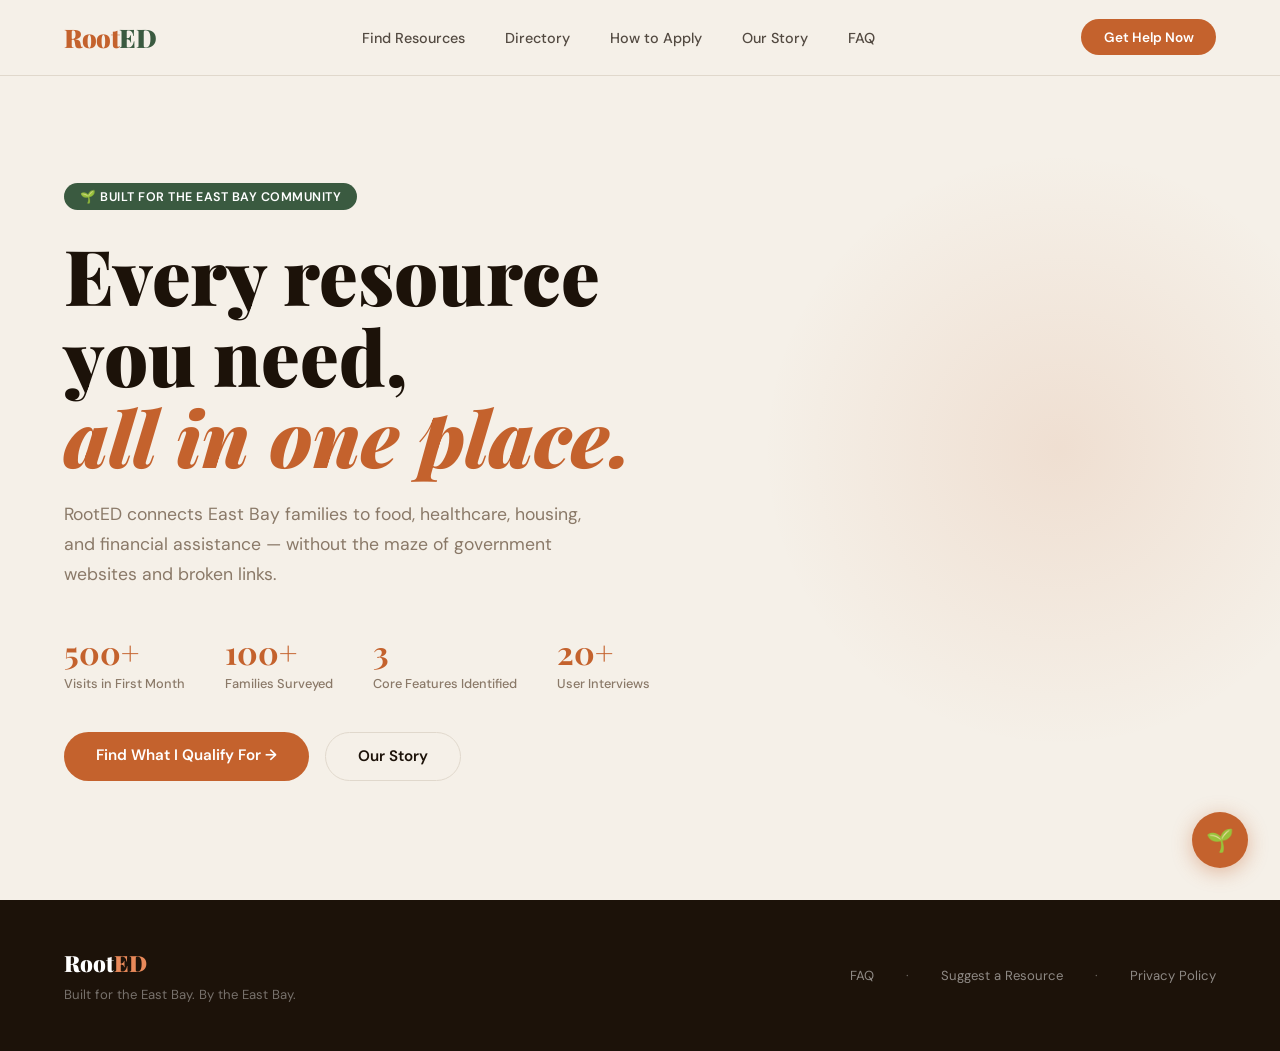
<file: index.html>
<!DOCTYPE html>
<html lang="en">
<head>
<meta charset="UTF-8">
<meta name="viewport" content="width=device-width, initial-scale=1.0">
<title>RootED — East Bay Resources</title>
<link href="https://fonts.googleapis.com/css2?family=Playfair+Display:wght@400;700;900&family=DM+Sans:wght@300;400;500;600&display=swap" rel="stylesheet">
<link rel="stylesheet" href="styles.css">
</head>
<body>
<nav>
  <div class="nav-logo"><a href="index.html">Root<span>ED</span></a></div>
  <ul class="nav-links">
    <li><a href="screener.html">Find Resources</a></li>
    <li><a href="resources.html">Directory</a></li>
    <li><a href="apply.html">How to Apply</a></li>
    <li><a href="about.html">Our Story</a></li>
    <li><a href="faq.html">FAQ</a></li>
  </ul>
  <a class="nav-cta" href="screener.html">Get Help Now</a>
</nav>
<section id="home">
  <div class="hero-bg"></div>
  <div class="hero-badge">🌱 Built for the East Bay Community</div>
  <h1>Every resource<br>you need,<br><em>all in one place.</em></h1>
  <p class="hero-sub">RootED connects East Bay families to food, healthcare, housing, and financial assistance — without the maze of government websites and broken links.</p>
  <div class="hero-stats">
    <div class="stat"><span class="stat-num">500+</span><span class="stat-label">Visits in First Month</span></div>
    <div class="stat"><span class="stat-num">100+</span><span class="stat-label">Families Surveyed</span></div>
    <div class="stat"><span class="stat-num">3</span><span class="stat-label">Core Features Identified</span></div>
    <div class="stat"><span class="stat-num">20+</span><span class="stat-label">User Interviews</span></div>
  </div>
  <div class="hero-btns">
    <a href="screener.html" class="btn-primary">Find What I Qualify For →</a>
    <a href="about.html" class="btn-secondary">Our Story</a>
  </div>
</section><footer>
  <div>
    <div class="footer-logo">Root<span>ED</span></div>
    <p style="margin-top:0.5rem">Built for the East Bay. By the East Bay.</p>
  </div>
  <div class="footer-links">
    <a href="faq.html">FAQ</a>
    <a href="suggest-resource.html">Suggest a Resource</a>
    <a href="privacy.html">Privacy Policy</a>
  </div>
</footer>
<script src="ai-chat.js"></script>
</body>
</html>
</file>
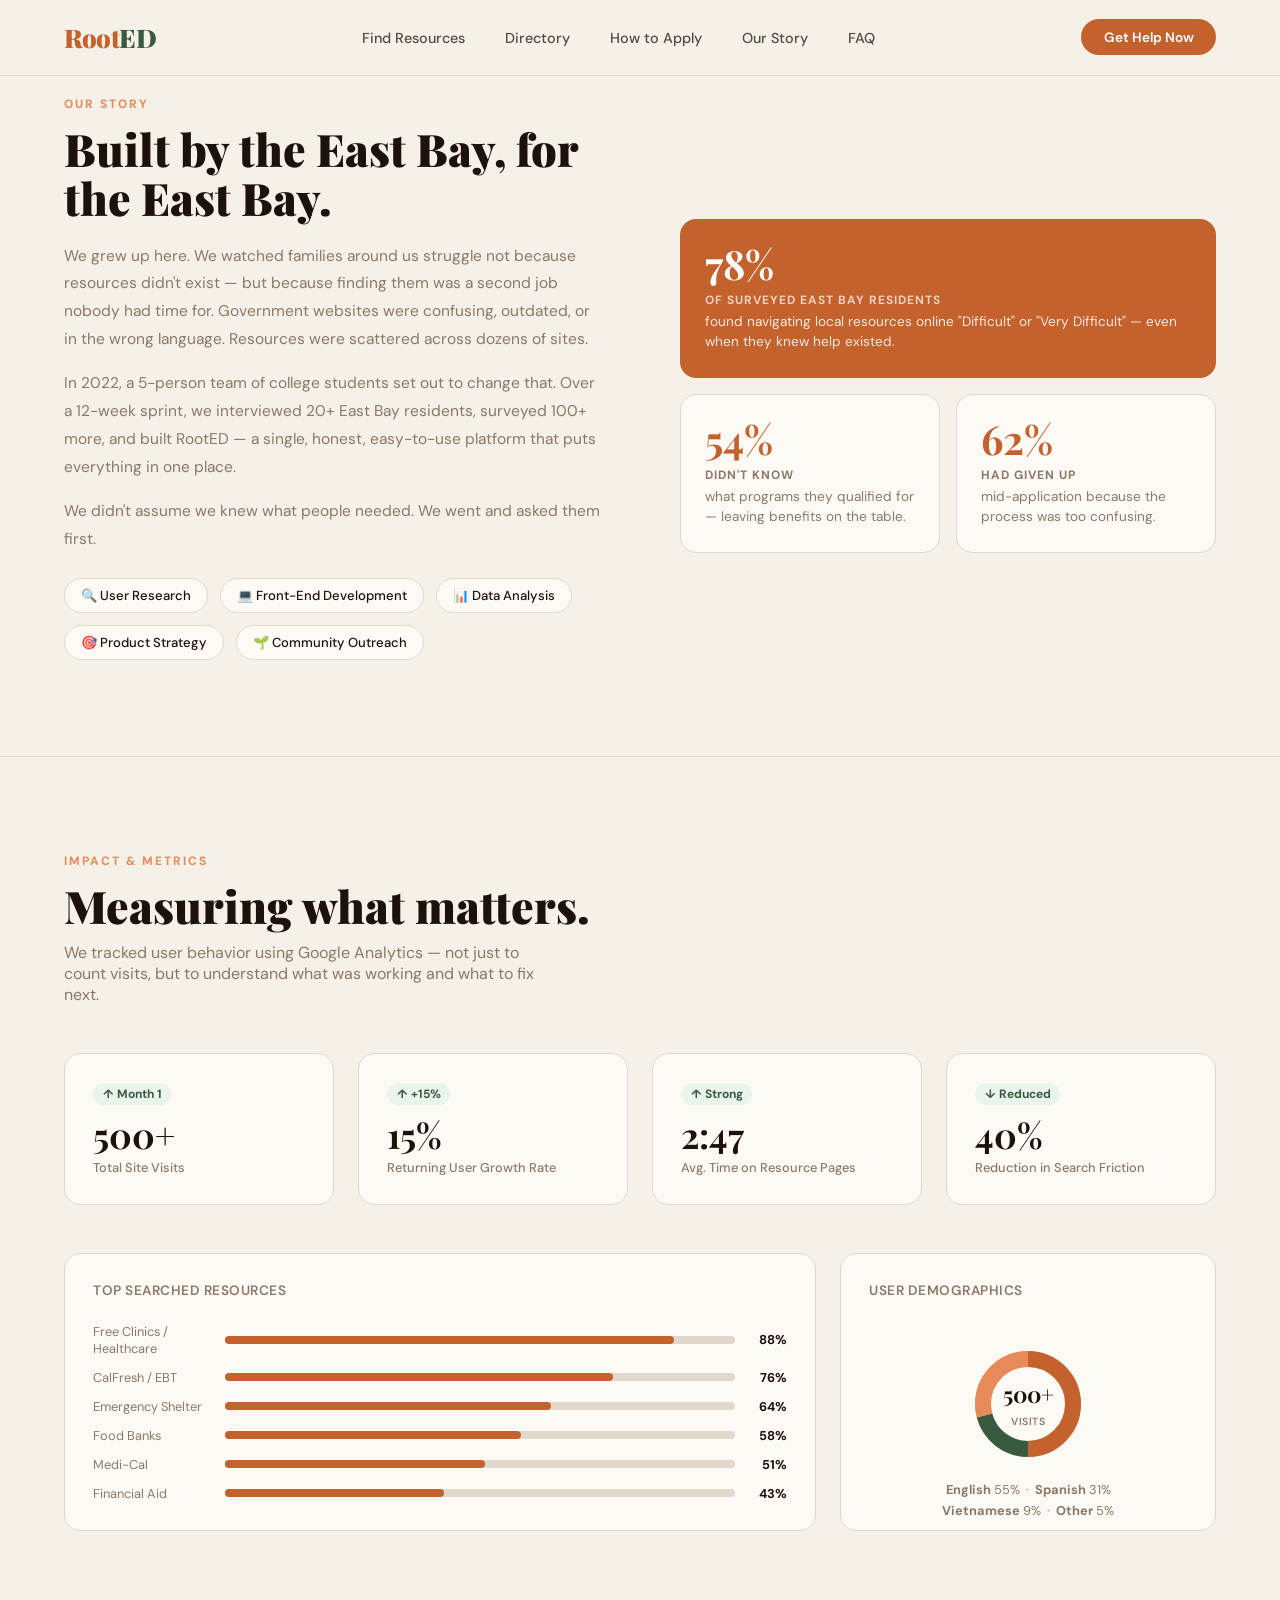
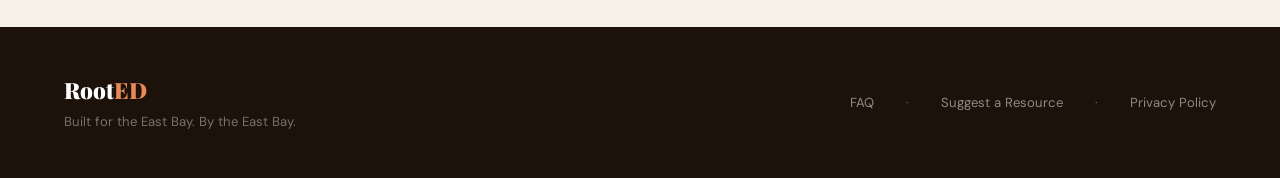
<file: about.html>
<!DOCTYPE html>
<html lang="en">
<head>
<meta charset="UTF-8">
<meta name="viewport" content="width=device-width, initial-scale=1.0">
<title>RootED — Our Story</title>
<link href="https://fonts.googleapis.com/css2?family=Playfair+Display:wght@400;700;900&family=DM+Sans:wght@300;400;500;600&display=swap" rel="stylesheet">
<link rel="stylesheet" href="styles.css">
</head>
<body>
<nav>
  <div class="nav-logo"><a href="index.html">Root<span>ED</span></a></div>
  <ul class="nav-links">
    <li><a href="screener.html">Find Resources</a></li>
    <li><a href="resources.html">Directory</a></li>
    <li><a href="apply.html">How to Apply</a></li>
    <li><a href="about.html">Our Story</a></li>
    <li><a href="faq.html">FAQ</a></li>
  </ul>
  <a class="nav-cta" href="screener.html">Get Help Now</a>
</nav>
<section id="about">
  <div class="about-text">
    <div class="section-label">Our Story</div>
    <h2>Built by the East Bay, for the East Bay.</h2>
    <p>We grew up here. We watched families around us struggle not because resources didn't exist — but because finding them was a second job nobody had time for. Government websites were confusing, outdated, or in the wrong language. Resources were scattered across dozens of sites.</p>
    <p>In 2022, a 5-person team of college students set out to change that. Over a 12-week sprint, we interviewed 20+ East Bay residents, surveyed 100+ more, and built RootED — a single, honest, easy-to-use platform that puts everything in one place.</p>
    <p>We didn't assume we knew what people needed. We went and asked them first.</p>
    <div class="about-team">
      <span class="team-chip">🔍 User Research</span>
      <span class="team-chip">💻 Front-End Development</span>
      <span class="team-chip">📊 Data Analysis</span>
      <span class="team-chip">🎯 Product Strategy</span>
      <span class="team-chip">🌱 Community Outreach</span>
    </div>
  </div>
  <div class="about-visual">
    <div class="insight-card">
      <div class="insight-num">78%</div>
      <div class="insight-label">Of surveyed East Bay residents</div>
      <div class="insight-detail">found navigating local resources online "Difficult" or "Very Difficult" — even when they knew help existed.</div>
    </div>
    <div class="insight-card">
      <div class="insight-num">54%</div>
      <div class="insight-label">Didn't know</div>
      <div class="insight-detail">what programs they qualified for — leaving benefits on the table.</div>
    </div>
    <div class="insight-card">
      <div class="insight-num">62%</div>
      <div class="insight-label">Had given up</div>
      <div class="insight-detail">mid-application because the process was too confusing.</div>
    </div>
  </div>
</section><section id="analytics">
  <div class="section-header">
    <div class="section-label">Impact & Metrics</div>
    <h2>Measuring what matters.</h2>
    <p style="color:var(--muted)">We tracked user behavior using Google Analytics — not just to count visits, but to understand what was working and what to fix next.</p>
  </div>

  <div class="kpi-grid">
    <div class="kpi-card">
      <div class="kpi-trend">↑ Month 1</div>
      <div class="kpi-num">500+</div>
      <div class="kpi-label">Total Site Visits</div>
    </div>
    <div class="kpi-card">
      <div class="kpi-trend">↑ +15%</div>
      <div class="kpi-num">15%</div>
      <div class="kpi-label">Returning User Growth Rate</div>
    </div>
    <div class="kpi-card">
      <div class="kpi-trend">↑ Strong</div>
      <div class="kpi-num">2:47</div>
      <div class="kpi-label">Avg. Time on Resource Pages</div>
    </div>
    <div class="kpi-card">
      <div class="kpi-trend">↓ Reduced</div>
      <div class="kpi-num">40%</div>
      <div class="kpi-label">Reduction in Search Friction</div>
    </div>
  </div>

  <div class="chart-row">
    <div class="chart-card">
      <h4>Top Searched Resources</h4>
      <div class="bar-chart">
        <div class="bar-row"><span class="bar-label">Free Clinics / Healthcare</span><div class="bar-track"><div class="bar-fill" style="width:88%"></div></div><span class="bar-val">88%</span></div>
        <div class="bar-row"><span class="bar-label">CalFresh / EBT</span><div class="bar-track"><div class="bar-fill" style="width:76%"></div></div><span class="bar-val">76%</span></div>
        <div class="bar-row"><span class="bar-label">Emergency Shelter</span><div class="bar-track"><div class="bar-fill" style="width:64%"></div></div><span class="bar-val">64%</span></div>
        <div class="bar-row"><span class="bar-label">Food Banks</span><div class="bar-track"><div class="bar-fill" style="width:58%"></div></div><span class="bar-val">58%</span></div>
        <div class="bar-row"><span class="bar-label">Medi-Cal</span><div class="bar-track"><div class="bar-fill" style="width:51%"></div></div><span class="bar-val">51%</span></div>
        <div class="bar-row"><span class="bar-label">Financial Aid</span><div class="bar-track"><div class="bar-fill" style="width:43%"></div></div><span class="bar-val">43%</span></div>
      </div>
    </div>
    <div class="chart-card">
      <h4>User Demographics</h4>
      <div class="donut-wrap">
        <div class="donut">
          <svg width="120" height="120" viewBox="0 0 120 120">
            <circle cx="60" cy="60" r="45" fill="none" stroke="#E0D8CC" stroke-width="16"/>
            <circle cx="60" cy="60" r="45" fill="none" stroke="#C4622D" stroke-width="16" stroke-dasharray="141 142" stroke-dashoffset="0"/>
            <circle cx="60" cy="60" r="45" fill="none" stroke="#3A5A40" stroke-width="16" stroke-dasharray="59 224" stroke-dashoffset="-141"/>
            <circle cx="60" cy="60" r="45" fill="none" stroke="#E8895A" stroke-width="16" stroke-dasharray="83 200" stroke-dashoffset="-200"/>
          </svg>
          <div class="donut-center"><span>500+</span><small>Visits</small></div>
        </div>
        <div class="donut-legend">
          <strong>English</strong> 55% &nbsp;·&nbsp; <strong>Spanish</strong> 31%<br>
          <strong>Vietnamese</strong> 9% &nbsp;·&nbsp; <strong>Other</strong> 5%
        </div>
      </div>
    </div>
  </div>
</section><footer>
  <div>
    <div class="footer-logo">Root<span>ED</span></div>
    <p style="margin-top:0.5rem">Built for the East Bay. By the East Bay.</p>
  </div>
  <div class="footer-links">
    <a href="faq.html">FAQ</a>
    <a href="suggest-resource.html">Suggest a Resource</a>
    <a href="privacy.html">Privacy Policy</a>
  </div>
</footer>
</body>
</html>
</file>
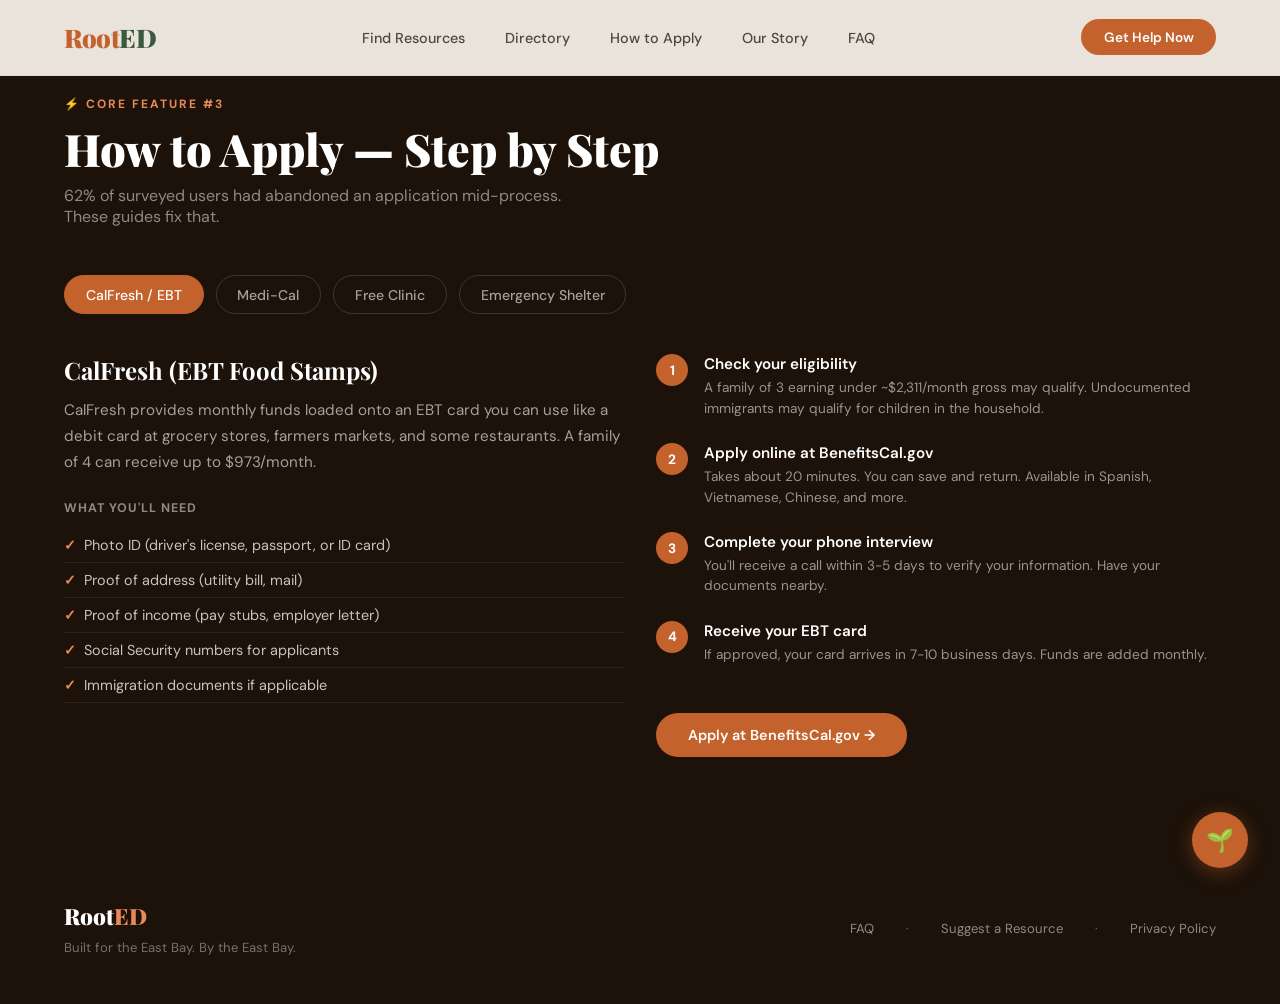
<file: apply.html>
<!DOCTYPE html>
<html lang="en">
<head>
<meta charset="UTF-8">
<meta name="viewport" content="width=device-width, initial-scale=1.0">
<title>RootED — How to Apply</title>
<link href="https://fonts.googleapis.com/css2?family=Playfair+Display:wght@400;700;900&family=DM+Sans:wght@300;400;500;600&display=swap" rel="stylesheet">
<link rel="stylesheet" href="styles.css">
</head>
<body>
<nav>
  <div class="nav-logo"><a href="index.html">Root<span>ED</span></a></div>
  <ul class="nav-links">
    <li><a href="screener.html">Find Resources</a></li>
    <li><a href="resources.html">Directory</a></li>
    <li><a href="apply.html">How to Apply</a></li>
    <li><a href="about.html">Our Story</a></li>
    <li><a href="faq.html">FAQ</a></li>
  </ul>
  <a class="nav-cta" href="screener.html">Get Help Now</a>
</nav>
<section id="apply">
  <div class="section-header">
    <div class="section-label">⚡ Core Feature #3</div>
    <h2>How to Apply — Step by Step</h2>
    <p style="color:rgba(255,255,255,0.5)">62% of surveyed users had abandoned an application mid-process. These guides fix that.</p>
  </div>

  <div class="apply-tabs">
    <button class="apply-tab active" onclick="switchApply('calfresh', this)">CalFresh / EBT</button>
    <button class="apply-tab" onclick="switchApply('medical', this)">Medi-Cal</button>
    <button class="apply-tab" onclick="switchApply('clinic', this)">Free Clinic</button>
    <button class="apply-tab" onclick="switchApply('shelter', this)">Emergency Shelter</button>
  </div>

  <div class="apply-content active" id="apply-calfresh">
    <div class="apply-info">
      <h3>CalFresh (EBT Food Stamps)</h3>
      <p>CalFresh provides monthly funds loaded onto an EBT card you can use like a debit card at grocery stores, farmers markets, and some restaurants. A family of 4 can receive up to $973/month.</p>
      <div class="apply-docs">
        <h4>What You'll Need</h4>
        <ul>
          <li>Photo ID (driver's license, passport, or ID card)</li>
          <li>Proof of address (utility bill, mail)</li>
          <li>Proof of income (pay stubs, employer letter)</li>
          <li>Social Security numbers for applicants</li>
          <li>Immigration documents if applicable</li>
        </ul>
      </div>
    </div>
    <div class="apply-steps">
      <div class="step-item"><div class="step-num">1</div><div class="step-text"><h4>Check your eligibility</h4><p>A family of 3 earning under ~$2,311/month gross may qualify. Undocumented immigrants may qualify for children in the household.</p></div></div>
      <div class="step-item"><div class="step-num">2</div><div class="step-text"><h4>Apply online at BenefitsCal.gov</h4><p>Takes about 20 minutes. You can save and return. Available in Spanish, Vietnamese, Chinese, and more.</p></div></div>
      <div class="step-item"><div class="step-num">3</div><div class="step-text"><h4>Complete your phone interview</h4><p>You'll receive a call within 3-5 days to verify your information. Have your documents nearby.</p></div></div>
      <div class="step-item"><div class="step-num">4</div><div class="step-text"><h4>Receive your EBT card</h4><p>If approved, your card arrives in 7-10 business days. Funds are added monthly.</p></div></div>
      <a href="https://benefitscal.com" class="apply-cta" target="_blank">Apply at BenefitsCal.gov →</a>
    </div>
  </div>

  <div class="apply-content" id="apply-medical">
    <div class="apply-info">
      <h3>Medi-Cal (Free Health Insurance)</h3>
      <p>Medi-Cal is California's free or low-cost health insurance for low-income individuals and families. It covers doctor visits, hospital care, mental health, dental, prescriptions, and more.</p>
      <div class="apply-docs">
        <h4>What You'll Need</h4>
        <ul>
          <li>Proof of California residency</li>
          <li>Proof of income or statement of no income</li>
          <li>Social Security number (if you have one)</li>
          <li>Immigration documents if applicable</li>
          <li>Birth certificates for children</li>
        </ul>
      </div>
    </div>
    <div class="apply-steps">
      <div class="step-item"><div class="step-num">1</div><div class="step-text"><h4>Apply at BenefitsCal.gov</h4><p>You can apply online, by phone (1-800-300-1506), by mail, or in person at your county Social Services office.</p></div></div>
      <div class="step-item"><div class="step-num">2</div><div class="step-text"><h4>Wait for determination</h4><p>Alameda County typically processes applications within 45 days. Urgent medical need can be processed in 3 days.</p></div></div>
      <div class="step-item"><div class="step-num">3</div><div class="step-text"><h4>Choose a health plan</h4><p>You'll receive a letter to choose a Medi-Cal managed care plan. If you don't choose, one will be assigned.</p></div></div>
      <div class="step-item"><div class="step-num">4</div><div class="step-text"><h4>Get your Medi-Cal card</h4><p>Use it at any Medi-Cal provider. Find providers at Medi-Cal.ca.gov.</p></div></div>
      <a href="https://benefitscal.com" class="apply-cta" target="_blank">Apply at BenefitsCal.gov →</a>
    </div>
  </div>

  <div class="apply-content" id="apply-clinic">
    <div class="apply-info">
      <h3>Free & Low-Cost Clinics</h3>
      <p>East Bay community health clinics provide care regardless of insurance status or ability to pay. Services include primary care, mental health, dental, women's health, and vaccinations.</p>
      <div class="apply-docs">
        <h4>Top East Bay Clinics</h4>
        <ul>
          <li>La Clínica de La Raza — Oakland, Fruitvale, Hayward</li>
          <li>Roots Community Health Center — East Oakland</li>
          <li>LifeLong Medical Care — Berkeley, Richmond</li>
          <li>Axis Community Health — Pleasanton, Livermore</li>
          <li>Alameda County Public Health — free vaccines</li>
        </ul>
      </div>
    </div>
    <div class="apply-steps">
      <div class="step-item"><div class="step-num">1</div><div class="step-text"><h4>Find your nearest clinic</h4><p>Use the filter above to find a clinic by city. Most accept walk-ins for urgent care; appointments for primary care.</p></div></div>
      <div class="step-item"><div class="step-num">2</div><div class="step-text"><h4>Call ahead</h4><p>Ask about sliding-scale fees, language support, and what services are available same-day.</p></div></div>
      <div class="step-item"><div class="step-num">3</div><div class="step-text"><h4>Bring ID if you have it</h4><p>Most clinics do not require insurance or ID. Bring whatever you have — they'll work with you.</p></div></div>
      <div class="step-item"><div class="step-num">4</div><div class="step-text"><h4>Ask about additional benefits</h4><p>Clinic staff can often help you apply for Medi-Cal or CalFresh on the spot.</p></div></div>
      <a href="resources.html" class="apply-cta">Find a Clinic Near You →</a>
    </div>
  </div>

  <div class="apply-content" id="apply-shelter">
    <div class="apply-info">
      <h3>Emergency Shelter Tonight</h3>
      <p>If you or someone you know needs shelter tonight, these East Bay resources provide immediate help. You do not need to be a citizen or have ID to access emergency shelter.</p>
      <div class="apply-docs">
        <h4>Key Contacts</h4>
        <ul>
          <li>Alameda County 211 — call or text 211</li>
          <li>BOSS (Building Opportunities for Self-Sufficiency) Oakland</li>
          <li>Building Futures — Hayward, San Leandro</li>
          <li>Henry Robinson Center — Oakland men's shelter</li>
          <li>Covenant House — youth ages 18-24, Oakland</li>
        </ul>
      </div>
    </div>
    <div class="apply-steps">
      <div class="step-item"><div class="step-num">1</div><div class="step-text"><h4>Call 211 first</h4><p>Alameda County 211 is a free, 24/7 hotline that will assess your situation and find the nearest available bed tonight.</p></div></div>
      <div class="step-item"><div class="step-num">2</div><div class="step-text"><h4>For families with children</h4><p>Call Alameda County Family Emergency Shelter at (510) 259-7285. Families are prioritized.</p></div></div>
      <div class="step-item"><div class="step-num">3</div><div class="step-text"><h4>Ask about rapid rehousing</h4><p>If you're in a shelter, ask about Alameda County's rapid rehousing program which can help you transition to permanent housing.</p></div></div>
      <div class="step-item"><div class="step-num">4</div><div class="step-text"><h4>Rental assistance</h4><p>Alameda County HOME program and state programs may cover back rent to prevent future evictions.</p></div></div>
      <a href="tel:211" class="apply-cta">Call 211 Now →</a>
    </div>
  </div>
</section><footer>
  <div>
    <div class="footer-logo">Root<span>ED</span></div>
    <p style="margin-top:0.5rem">Built for the East Bay. By the East Bay.</p>
  </div>
  <div class="footer-links">
    <a href="faq.html">FAQ</a>
    <a href="suggest-resource.html">Suggest a Resource</a>
    <a href="privacy.html">Privacy Policy</a>
  </div>
</footer>
<script src="app.js"></script>
<script src="ai-chat.js"></script>
</body>
</html>
</file>
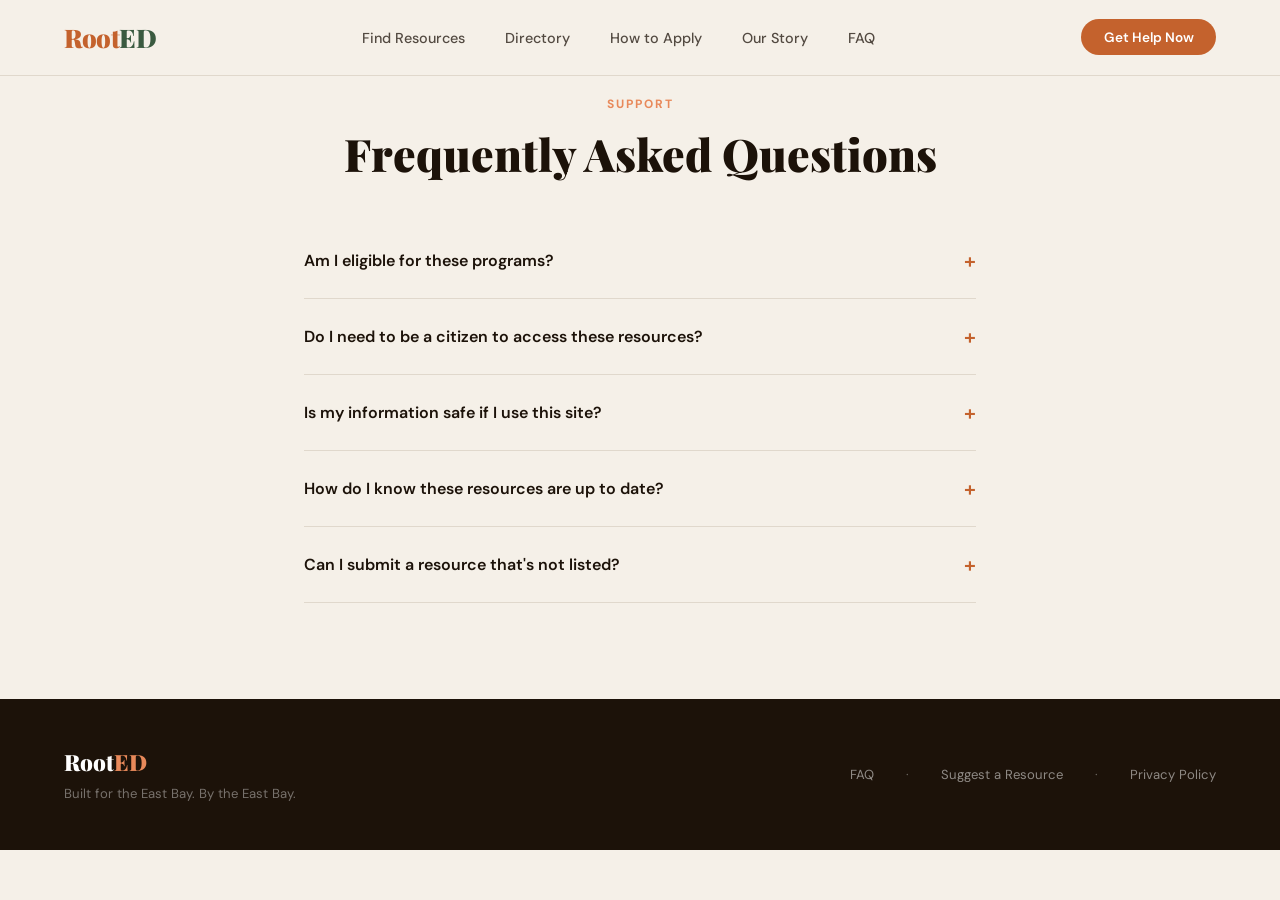
<file: faq.html>
<!DOCTYPE html>
<html lang="en">
<head>
<meta charset="UTF-8">
<meta name="viewport" content="width=device-width, initial-scale=1.0">
<title>RootED — FAQ</title>
<link href="https://fonts.googleapis.com/css2?family=Playfair+Display:wght@400;700;900&family=DM+Sans:wght@300;400;500;600&display=swap" rel="stylesheet">
<link rel="stylesheet" href="styles.css">
</head>
<body>
<nav>
  <div class="nav-logo"><a href="index.html">Root<span>ED</span></a></div>
  <ul class="nav-links">
    <li><a href="screener.html">Find Resources</a></li>
    <li><a href="resources.html">Directory</a></li>
    <li><a href="apply.html">How to Apply</a></li>
    <li><a href="about.html">Our Story</a></li>
    <li><a href="faq.html">FAQ</a></li>
  </ul>
  <a class="nav-cta" href="screener.html">Get Help Now</a>
</nav>
<section id="faq">
  <div class="section-label" style="text-align:center">Support</div>
  <h2>Frequently Asked Questions</h2>

  <div class="faq-item">
    <div class="faq-q" onclick="toggleFaq(this)">Am I eligible for these programs? <span>+</span></div>
    <div class="faq-a">Eligibility varies by program. Use our screener above — it'll ask 3 quick questions and show you only the resources you likely qualify for. When in doubt, apply anyway; many programs have broader eligibility than people expect.</div>
  </div>
  <div class="faq-item">
    <div class="faq-q" onclick="toggleFaq(this)">Do I need to be a citizen to access these resources? <span>+</span></div>
    <div class="faq-a">No. Many programs are available to all California residents regardless of immigration status, including emergency shelter, free clinics, food banks, and some CalFresh benefits for children. We note eligibility details on each resource card.</div>
  </div>
  <div class="faq-item">
    <div class="faq-q" onclick="toggleFaq(this)">Is my information safe if I use this site? <span>+</span></div>
    <div class="faq-a">We do not collect, store, or share any personal information. Using our screener is anonymous — we never ask for your name, address, or any identifying details. We built this site for the community, not for data.</div>
  </div>
  <div class="faq-item">
    <div class="faq-q" onclick="toggleFaq(this)">How do I know these resources are up to date? <span>+</span></div>
    <div class="faq-a">We review and update our directory regularly. If you find a resource that is outdated, closed, or missing, please use the "Suggest a Resource" button at the bottom — your input directly improves the site for everyone.</div>
  </div>
  <div class="faq-item">
    <div class="faq-q" onclick="toggleFaq(this)">Can I submit a resource that's not listed? <span>+</span></div>
    <div class="faq-a">Yes — and we'd love that. Use the contact form below. If you know of a food pantry, free clinic, or community program that should be here, tell us and we'll verify and add it.</div>
  </div>
</section><footer>
  <div>
    <div class="footer-logo">Root<span>ED</span></div>
    <p style="margin-top:0.5rem">Built for the East Bay. By the East Bay.</p>
  </div>
  <div class="footer-links">
    <a href="faq.html">FAQ</a>
    <a href="suggest-resource.html">Suggest a Resource</a>
    <a href="privacy.html">Privacy Policy</a>
  </div>
</footer>
<script src="app.js"></script>
</body>
</html>
</file>
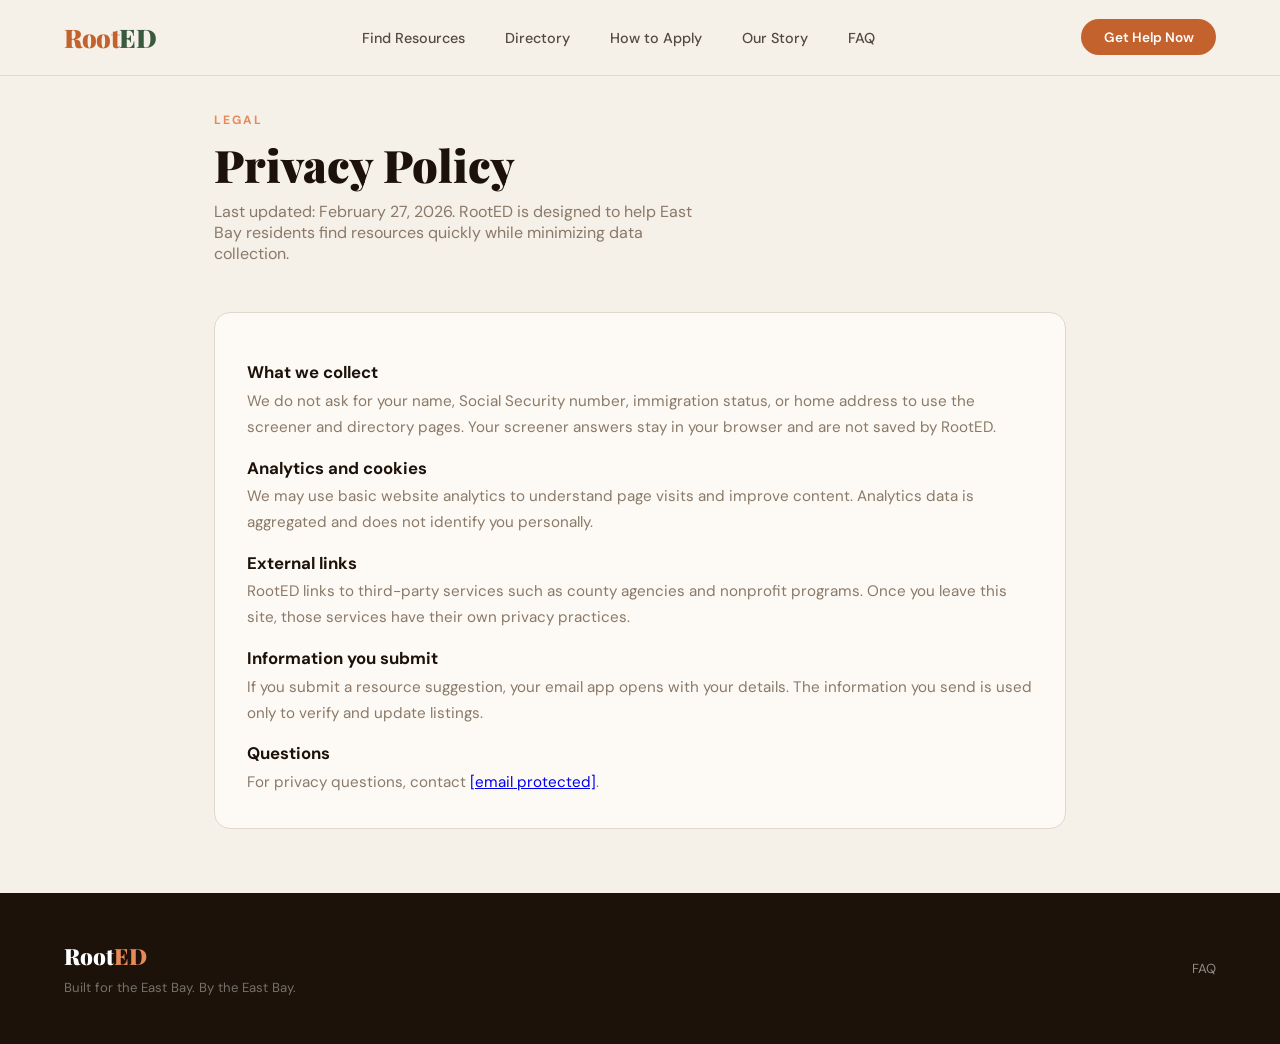
<file: privacy.html>
<!DOCTYPE html>
<html lang="en">
<head>
<meta charset="UTF-8">
<meta name="viewport" content="width=device-width, initial-scale=1.0">
<title>RootED — Privacy Policy</title>
<link href="https://fonts.googleapis.com/css2?family=Playfair+Display:wght@400;700;900&family=DM+Sans:wght@300;400;500;600&display=swap" rel="stylesheet">
<link rel="stylesheet" href="styles.css">
</head>
<body>
<nav>
  <div class="nav-logo"><a href="index.html">Root<span>ED</span></a></div>
  <ul class="nav-links">
    <li><a href="screener.html">Find Resources</a></li>
    <li><a href="resources.html">Directory</a></li>
    <li><a href="apply.html">How to Apply</a></li>
    <li><a href="about.html">Our Story</a></li>
    <li><a href="faq.html">FAQ</a></li>
  </ul>
  <a class="nav-cta" href="screener.html">Get Help Now</a>
</nav>

<main class="page-shell">
  <div class="section-header">
    <div class="section-label">Legal</div>
    <h2>Privacy Policy</h2>
    <p>Last updated: February 27, 2026. RootED is designed to help East Bay residents find resources quickly while minimizing data collection.</p>
  </div>

  <section class="page-card">
    <div class="policy-list">
      <article class="policy-item">
        <h3>What we collect</h3>
        <p>We do not ask for your name, Social Security number, immigration status, or home address to use the screener and directory pages. Your screener answers stay in your browser and are not saved by RootED.</p>
      </article>
      <article class="policy-item">
        <h3>Analytics and cookies</h3>
        <p>We may use basic website analytics to understand page visits and improve content. Analytics data is aggregated and does not identify you personally.</p>
      </article>
      <article class="policy-item">
        <h3>External links</h3>
        <p>RootED links to third-party services such as county agencies and nonprofit programs. Once you leave this site, those services have their own privacy practices.</p>
      </article>
      <article class="policy-item">
        <h3>Information you submit</h3>
        <p>If you submit a resource suggestion, your email app opens with your details. The information you send is used only to verify and update listings.</p>
      </article>
      <article class="policy-item">
        <h3>Questions</h3>
        <p>For privacy questions, contact <a href="/cdn-cgi/l/email-protection#bdd5d8d1d1d2fdcfd2d2c9d8d990d8dccec9dfdcc493d2cfda"><span class="__cf_email__" data-cfemail="751d1019191a35071a1a011011581014060117140c5b1a0712">[email&#160;protected]</span></a>.</p>
      </article>
    </div>
  </section>
</main>

<footer>
  <div>
    <div class="footer-logo">Root<span>ED</span></div>
    <p style="margin-top:0.5rem">Built for the East Bay. By the East Bay.</p>
  </div>
  <div class="footer-links">
    <a href="faq.html">FAQ
</file>
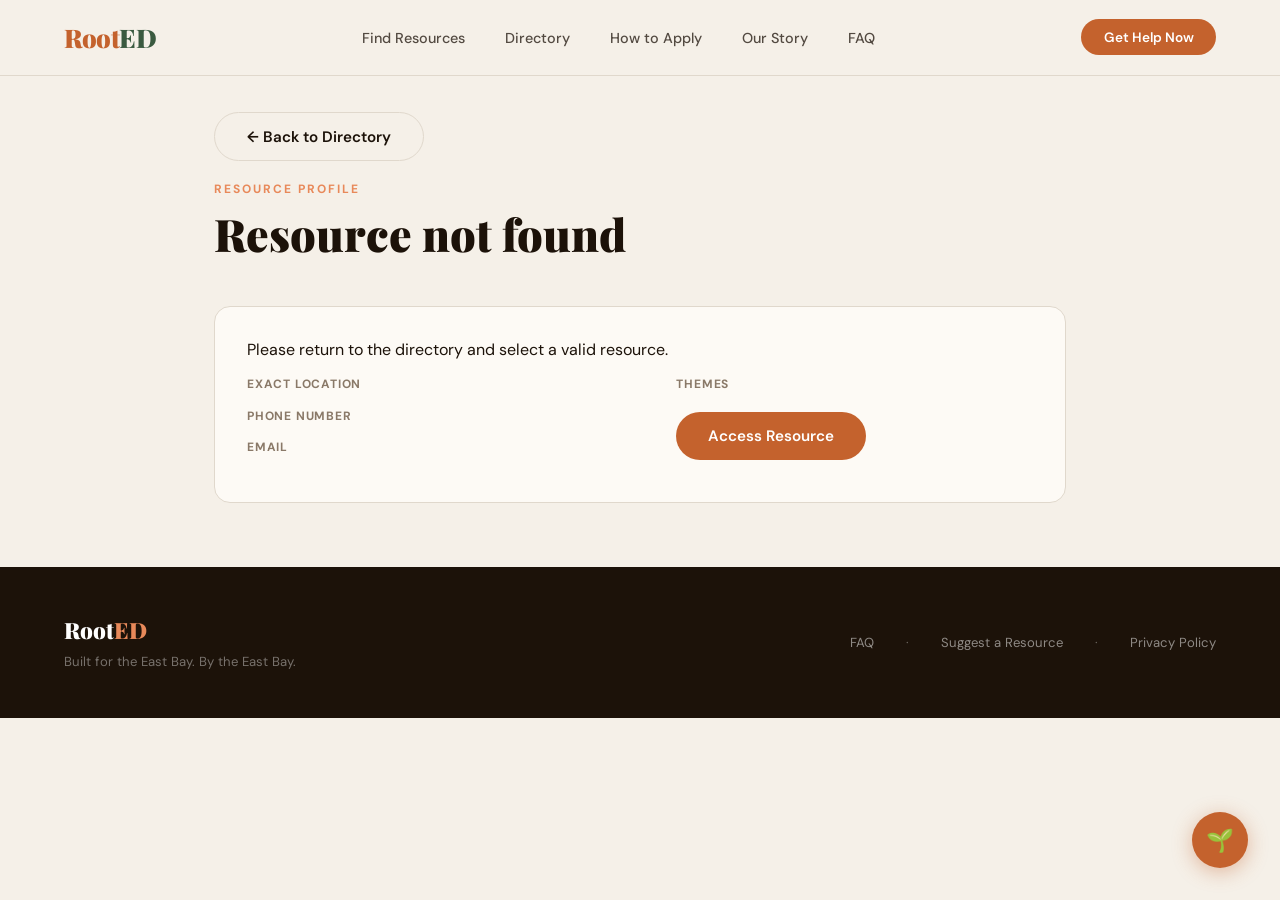
<file: resource-detail.html>
<!DOCTYPE html>
<html lang="en">
<head>
<meta charset="UTF-8">
<meta name="viewport" content="width=device-width, initial-scale=1.0">
<title>RootED — Resource Details</title>
<link href="https://fonts.googleapis.com/css2?family=Playfair+Display:wght@400;700;900&family=DM+Sans:wght@300;400;500;600&display=swap" rel="stylesheet">
<link rel="stylesheet" href="styles.css">
</head>
<body>
<nav>
  <div class="nav-logo"><a href="index.html">Root<span>ED</span></a></div>
  <ul class="nav-links">
    <li><a href="screener.html">Find Resources</a></li>
    <li><a href="resources.html">Directory</a></li>
    <li><a href="apply.html">How to Apply</a></li>
    <li><a href="about.html">Our Story</a></li>
    <li><a href="faq.html">FAQ</a></li>
  </ul>
  <a class="nav-cta" href="screener.html">Get Help Now</a>
</nav>

<main class="page-shell">
  <a class="btn-secondary back-link" href="resources.html">← Back to Directory</a>
  <div class="section-header">
    <div class="section-label">Resource Profile</div>
    <h2 id="detailName">Loading resource...</h2>
    <p id="detailCategory"></p>
  </div>

  <section class="page-card">
    <p id="detailDescription"></p>

    <div class="resource-detail-grid">
      <div>
        <div class="detail-line">
          <h4>Exact location</h4>
          <p id="detailLocation"></p>
        </div>
        <div class="detail-line">
          <h4>Phone number</h4>
          <a id="detailPhone" href="#"></a>
        </div>
        <div class="detail-line">
          <h4>Email</h4>
          <a id="detailEmail" href="#"></a>
        </div>
      </div>

      <div>
        <div class="detail-line">
          <h4>Themes</h4>
          <div class="rc-tags" id="detailTagList"></div>
        </div>
        <div class="detail-actions">
          <a class="btn-primary" id="detailApply" href="#" target="_blank" rel="noopener noreferrer">Access Resource</a>
        </div>
      </div>
    </div>
  </section>
</main>

<footer>
  <div>
    <div class="footer-logo">Root<span>ED</span></div>
    <p style="margin-top:0.5rem">Built for the East Bay. By the East Bay.</p>
  </div>
  <div class="footer-links">
    <a href="faq.html">FAQ</a>
    <a href="suggest-resource.html">Suggest a Resource</a>
    <a href="privacy.html">Privacy Policy</a>
  </div>
</footer>

<script src="app.js"></script>
<script src="ai-chat.js"></script>
</body>
</html>
</file>
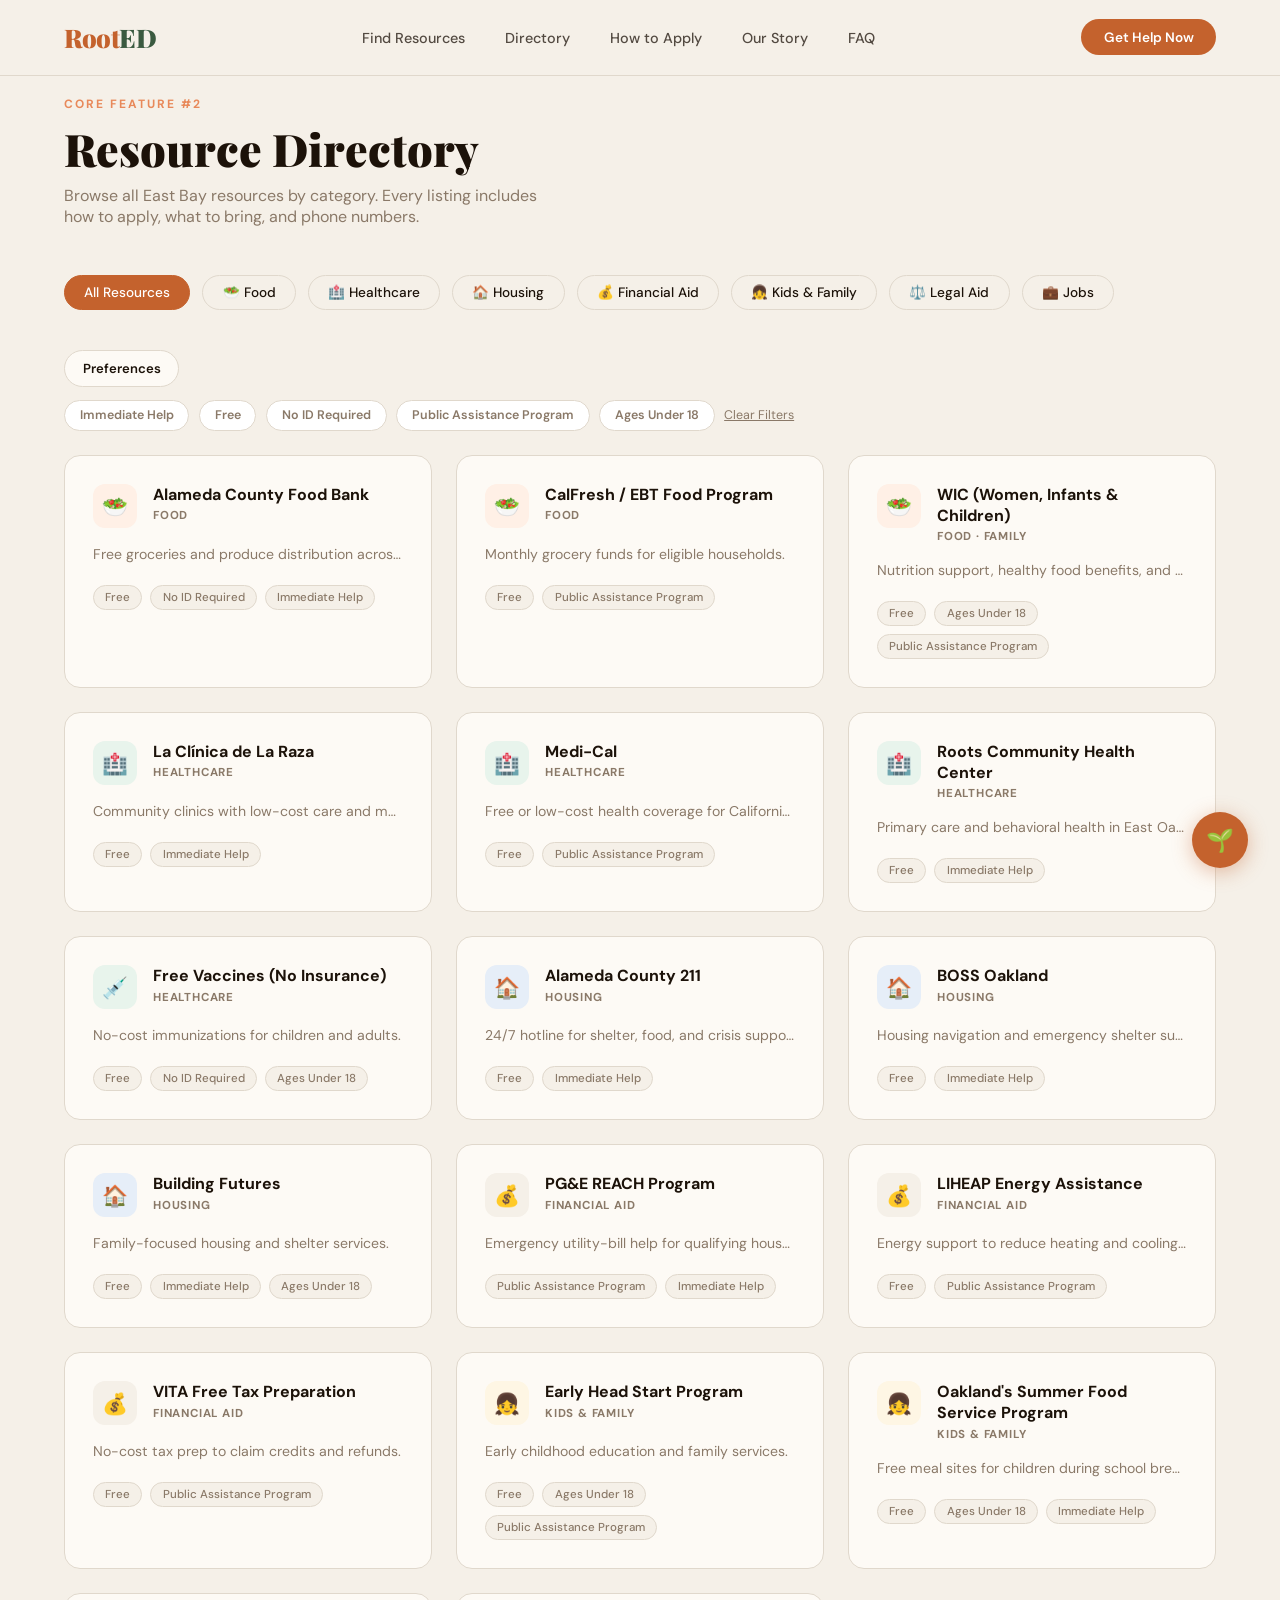
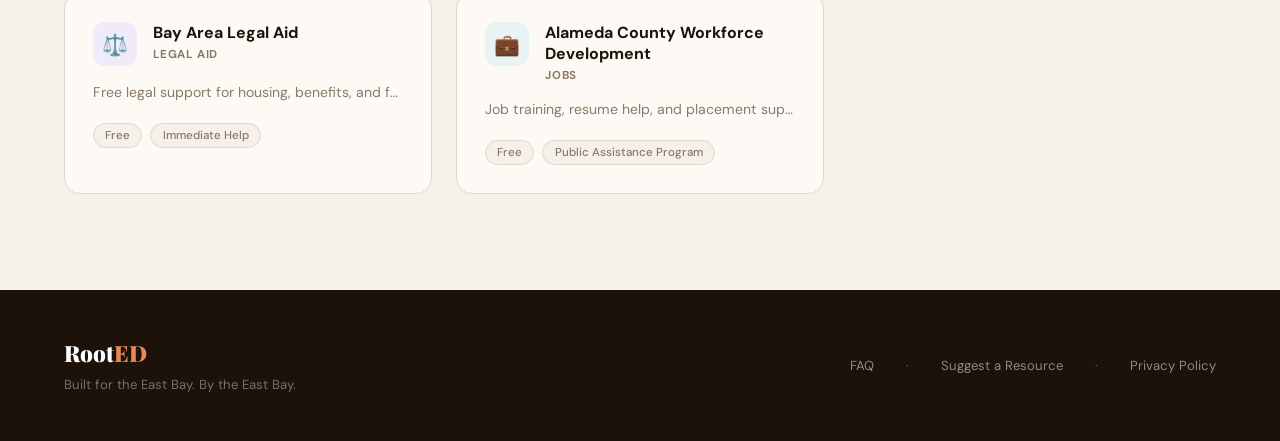
<file: resources.html>
<!DOCTYPE html>
<html lang="en">
<head>
<meta charset="UTF-8">
<meta name="viewport" content="width=device-width, initial-scale=1.0">
<title>RootED — Resource Directory</title>
<link href="https://fonts.googleapis.com/css2?family=Playfair+Display:wght@400;700;900&family=DM+Sans:wght@300;400;500;600&display=swap" rel="stylesheet">
<link rel="stylesheet" href="styles.css">
</head>
<body>
<nav>
  <div class="nav-logo"><a href="index.html">Root<span>ED</span></a></div>
  <ul class="nav-links">
    <li><a href="screener.html">Find Resources</a></li>
    <li><a href="resources.html">Directory</a></li>
    <li><a href="apply.html">How to Apply</a></li>
    <li><a href="about.html">Our Story</a></li>
    <li><a href="faq.html">FAQ</a></li>
  </ul>
  <a class="nav-cta" href="screener.html">Get Help Now</a>
</nav>
<section id="resources">
  <div class="section-header">
    <div class="section-label">Core Feature #2</div>
    <h2>Resource Directory</h2>
    <p>Browse all East Bay resources by category. Every listing includes how to apply, what to bring, and phone numbers.</p>
  </div>

  <div class="filter-bar">
    <button class="filter-chip active" onclick="filterResources('all', this)">All Resources</button>
    <button class="filter-chip" onclick="filterResources('food', this)">🥗 Food</button>
    <button class="filter-chip" onclick="filterResources('health', this)">🏥 Healthcare</button>
    <button class="filter-chip" onclick="filterResources('housing', this)">🏠 Housing</button>
    <button class="filter-chip" onclick="filterResources('money', this)">💰 Financial Aid</button>
    <button class="filter-chip" onclick="filterResources('kids', this)">👧 Kids & Family</button>
    <button class="filter-chip" onclick="filterResources('legal', this)">⚖️ Legal Aid</button>
    <button class="filter-chip" onclick="filterResources('jobs', this)">💼 Jobs</button>
  </div>

  <div class="prefs-wrap">
    <button class="prefs-toggle" id="prefsToggle" type="button" onclick="togglePreferencesPanel()">
      Preferences
    </button>
    <div class="prefs-panel" id="prefsPanel" hidden>
      <button class="pref-chip" type="button" onclick="togglePreference('immediate-help', this)">Immediate Help</button>
      <button class="pref-chip" type="button" onclick="togglePreference('free', this)">Free</button>
      <button class="pref-chip" type="button" onclick="togglePreference('no-id-required', this)">No ID Required</button>
      <button class="pref-chip" type="button" onclick="togglePreference('apply-online', this)">Public Assistance Program</button>
      <button class="pref-chip" type="button" onclick="togglePreference('ages-under-18', this)">Ages Under 18</button>
      <button class="pref-clear" type="button" onclick="clearPreferences()">Clear Filters</button>
    </div>
  </div>

  <div class="resource-grid" id="resourceGrid"></div>
</section><footer>
  <div>
    <div class="footer-logo">Root<span>ED</span></div>
    <p style="margin-top:0.5rem">Built for the East Bay. By the East Bay.</p>
  </div>
  <div class="footer-links">
    <a href="faq.html">FAQ</a>
    <a href="suggest-resource.html">Suggest a Resource</a>
    <a href="privacy.html">Privacy Policy</a>
  </div>
</footer>
<script src="app.js"></script>
<script src="ai-chat.js"></script>
</body>
</html>
</file>
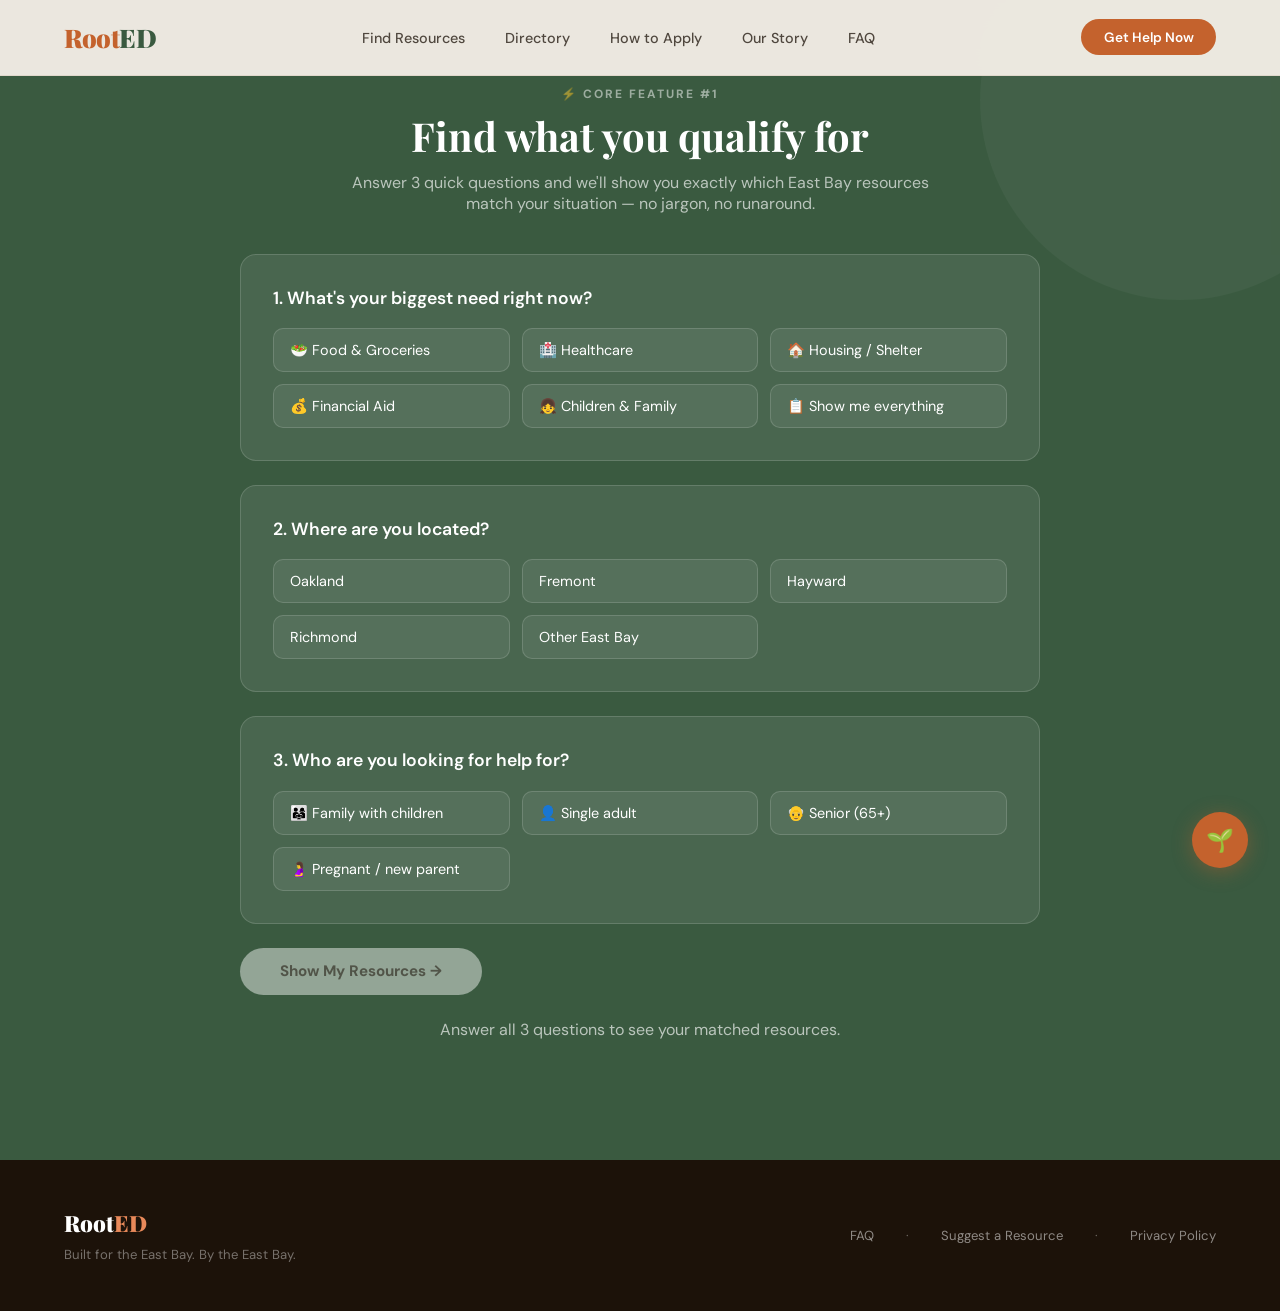
<file: screener.html>
<!DOCTYPE html>
<html lang="en">
<head>
<meta charset="UTF-8">
<meta name="viewport" content="width=device-width, initial-scale=1.0">
<title>RootED — Find Resources</title>
<link href="https://fonts.googleapis.com/css2?family=Playfair+Display:wght@400;700;900&family=DM+Sans:wght@300;400;500;600&display=swap" rel="stylesheet">
<link rel="stylesheet" href="styles.css">
</head>
<body>
<nav>
  <div class="nav-logo"><a href="index.html">Root<span>ED</span></a></div>
  <ul class="nav-links">
    <li><a href="screener.html">Find Resources</a></li>
    <li><a href="resources.html">Directory</a></li>
    <li><a href="apply.html">How to Apply</a></li>
    <li><a href="about.html">Our Story</a></li>
    <li><a href="faq.html">FAQ</a></li>
  </ul>
  <a class="nav-cta" href="screener.html">Get Help Now</a>
</nav>
<section id="screener">
  <div class="screener-inner">
    <div class="section-label">⚡ Core Feature #1</div>
    <h2>Find what you qualify for</h2>
    <p>Answer 3 quick questions and we'll show you exactly which East Bay resources match your situation — no jargon, no runaround.</p>

    <div class="screener-steps active" id="screenerForm">
      <div class="screener-q">
        <h3>1. What's your biggest need right now?</h3>
        <div class="screener-options">
          <button class="screener-opt" onclick="selectOpt(this, 'need', 'food')">🥗 Food & Groceries</button>
          <button class="screener-opt" onclick="selectOpt(this, 'need', 'health')">🏥 Healthcare</button>
          <button class="screener-opt" onclick="selectOpt(this, 'need', 'housing')">🏠 Housing / Shelter</button>
          <button class="screener-opt" onclick="selectOpt(this, 'need', 'money')">💰 Financial Aid</button>
          <button class="screener-opt" onclick="selectOpt(this, 'need', 'kids')">👧 Children & Family</button>
          <button class="screener-opt" onclick="selectOpt(this, 'need', 'all')">📋 Show me everything</button>
        </div>
      </div>
      <div class="screener-q">
        <h3>2. Where are you located?</h3>
        <div class="screener-options">
          <button class="screener-opt" onclick="selectOpt(this, 'city', 'oakland')">Oakland</button>
          <button class="screener-opt" onclick="selectOpt(this, 'city', 'fremont')">Fremont</button>
          <button class="screener-opt" onclick="selectOpt(this, 'city', 'hayward')">Hayward</button>
          <button class="screener-opt" onclick="selectOpt(this, 'city', 'richmond')">Richmond</button>
          <button class="screener-opt" onclick="selectOpt(this, 'city', 'other')">Other East Bay</button>
        </div>
      </div>
      <div class="screener-q">
        <h3>3. Who are you looking for help for?</h3>
        <div class="screener-options">
          <button class="screener-opt" onclick="selectOpt(this, 'who', 'family')">👨‍👩‍👧 Family with children</button>
          <button class="screener-opt" onclick="selectOpt(this, 'who', 'adult')">👤 Single adult</button>
          <button class="screener-opt" onclick="selectOpt(this, 'who', 'senior')">👴 Senior (65+)</button>
          <button class="screener-opt" onclick="selectOpt(this, 'who', 'pregnant')">🤰 Pregnant / new parent</button>
        </div>
      </div>
      <button class="screener-btn" id="showResourcesBtn" onclick="showResults()" disabled>Show My Resources →</button>
      <p class="screener-hint" id="screenerHint">Answer all 3 questions to see your matched resources.</p>
    </div>

    <div class="screener-results" id="screenerResults">
      <h3 class="result-headline">Here's what we found for you</h3>
      <p class="result-sub" id="resultSub">Based on your answers, these East Bay resources are available to you right now.</p>
      <div class="result-cards" id="resultCards"></div>
      <button class="reset-btn" onclick="resetScreener()">← Start Over</button>
    </div>
  </div>
</section><footer>
  <div>
    <div class="footer-logo">Root<span>ED</span></div>
    <p style="margin-top:0.5rem">Built for the East Bay. By the East Bay.</p>
  </div>
  <div class="footer-links">
    <a href="faq.html">FAQ</a>
    <a href="suggest-resource.html">Suggest a Resource</a>
    <a href="privacy.html">Privacy Policy</a>
  </div>
</footer>
<script src="app.js"></script>
<script src="ai-chat.js"></script>
</body>
</html>
</file>
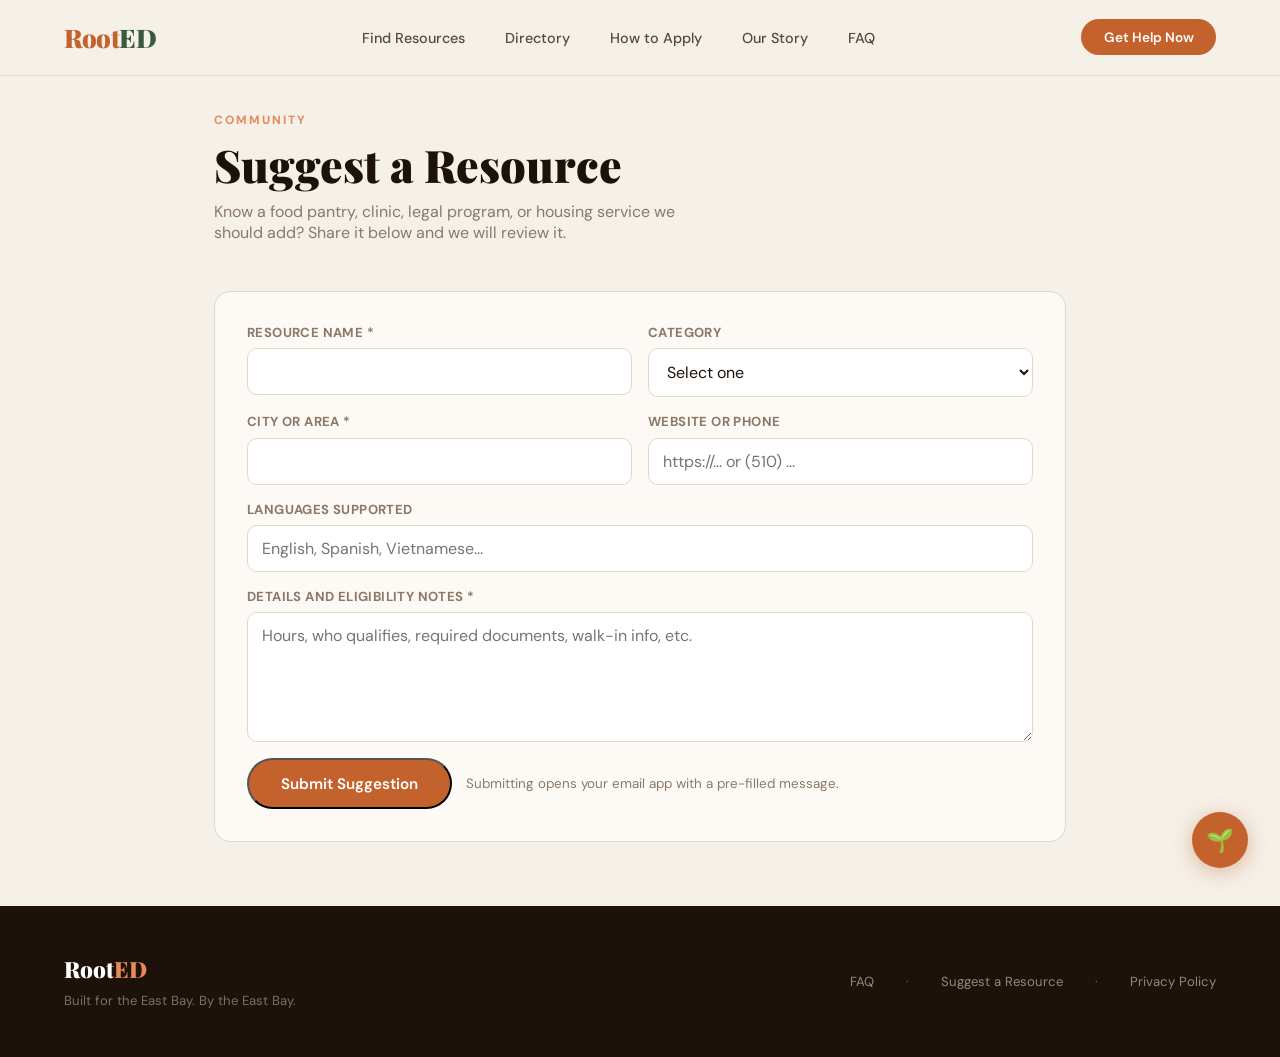
<file: suggest-resource.html>
<!DOCTYPE html>
<html lang="en">
<head>
<meta charset="UTF-8">
<meta name="viewport" content="width=device-width, initial-scale=1.0">
<title>RootED — Suggest a Resource</title>
<link href="https://fonts.googleapis.com/css2?family=Playfair+Display:wght@400;700;900&family=DM+Sans:wght@300;400;500;600&display=swap" rel="stylesheet">
<link rel="stylesheet" href="styles.css">
</head>
<body>
<nav>
  <div class="nav-logo"><a href="index.html">Root<span>ED</span></a></div>
  <ul class="nav-links">
    <li><a href="screener.html">Find Resources</a></li>
    <li><a href="resources.html">Directory</a></li>
    <li><a href="apply.html">How to Apply</a></li>
    <li><a href="about.html">Our Story</a></li>
    <li><a href="faq.html">FAQ</a></li>
  </ul>
  <a class="nav-cta" href="screener.html">Get Help Now</a>
</nav>

<main class="page-shell">
  <div class="section-header">
    <div class="section-label">Community</div>
    <h2>Suggest a Resource</h2>
    <p>Know a food pantry, clinic, legal program, or housing service we should add? Share it below and we will review it.</p>
  </div>

  <section class="page-card">
    <form id="suggestForm" novalidate>
      <div class="form-grid">
        <div class="field">
          <label for="resourceName">Resource name *</label>
          <input id="resourceName" name="resourceName" type="text" required>
        </div>
        <div class="field">
          <label for="category">Category</label>
          <select id="category" name="category">
            <option value="">Select one</option>
            <option>Food</option>
            <option>Healthcare</option>
            <option>Housing</option>
            <option>Financial Aid</option>
            <option>Kids & Family</option>
            <option>Legal Aid</option>
            <option>Jobs</option>
            <option>Other</option>
          </select>
        </div>
        <div class="field">
          <label for="city">City or area *</label>
          <input id="city" name="city" type="text" required>
        </div>
        <div class="field">
          <label for="contact">Website or phone</label>
          <input id="contact" name="contact" type="text" placeholder="https://... or (510) ...">
        </div>
        <div class="field field-full">
          <label for="language">Languages supported</label>
          <input id="language" name="language" type="text" placeholder="English, Spanish, Vietnamese...">
        </div>
        <div class="field field-full">
          <label for="details">Details and eligibility notes *</label>
          <textarea id="details" name="details" required placeholder="Hours, who qualifies, required documents, walk-in info, etc."></textarea>
        </div>
      </div>

      <div class="form-actions">
        <button class="btn-primary" type="submit">Submit Suggestion</button>
        <span class="form-note">Submitting opens your email app with a pre-filled message.</span>
      </div>
      <p id="suggestMsg" class="submit-msg" aria-live="polite"></p>
    </form>
  </section>
</main>

<footer>
  <div>
    <div class="footer-logo">Root<span>ED</span></div>
    <p style="margin-top:0.5rem">Built for the East Bay. By the East Bay.</p>
  </div>
  <div class="footer-links">
    <a href="faq.html">FAQ</a>
    <a href="suggest-resource.html">Suggest a Resource</a>
    <a href="privacy.html">Privacy Policy</a>
  </div>
</footer>

<script src="app.js"></script>
<script src="ai-chat.js"></script>
</body>
</html>
</file>
<file: styles.css>
:root {
    --cream: #F5F0E8;
    --terracotta: #C4622D;
    --terra-light: #E8895A;
    --green: #3A5A40;
    --green-light: #6B8F6B;
    --warm-dark: #1C1209;
    --muted: #8A7968;
    --card-bg: #FDFAF5;
    --border: #E0D8CC;
  }

  * { margin: 0; padding: 0; box-sizing: border-box; }
  
  html { scroll-behavior: smooth; }

  body {
    font-family: 'DM Sans', sans-serif;
    background: var(--cream);
    color: var(--warm-dark);
    overflow-x: hidden;
  }

  /* NAV */
  nav {
    position: fixed; top: 0; left: 0; right: 0; z-index: 100;
    display: flex; align-items: center; justify-content: space-between;
    padding: 1.2rem 4rem;
    background: rgba(245,240,232,0.95);
    backdrop-filter: blur(12px);
    border-bottom: 1px solid var(--border);
  }

  .nav-logo {
    font-family: 'Playfair Display', serif;
    font-size: 1.6rem; font-weight: 900;
    color: var(--terracotta);
    letter-spacing: -0.5px;
  }
  .nav-logo a {
    color: inherit;
    text-decoration: none;
  }
  .nav-logo span { color: var(--green); }

  .nav-links { display: flex; gap: 2.5rem; list-style: none; }
  .nav-links a {
    text-decoration: none; color: var(--warm-dark);
    font-size: 0.9rem; font-weight: 500;
    opacity: 0.75; transition: opacity 0.2s;
  }
  .nav-links a:hover { opacity: 1; color: var(--terracotta); }

  .nav-cta {
    background: var(--terracotta); color: white;
    border: none; padding: 0.6rem 1.4rem;
    border-radius: 50px; font-size: 0.85rem;
    font-weight: 600; cursor: pointer;
    font-family: 'DM Sans', sans-serif;
    transition: background 0.2s;
    display: inline-block;
    text-decoration: none;
  }
  .nav-cta:hover { background: var(--terra-light); }

  /* HERO */
  #home {
    min-height: 100vh;
    display: flex; flex-direction: column;
    justify-content: center; align-items: flex-start;
    padding: 8rem 4rem 4rem;
    position: relative; overflow: hidden;
  }

  .hero-bg {
    position: absolute; right: -80px; top: 50%;
    transform: translateY(-50%);
    width: 600px; height: 600px;
    border-radius: 50%;
    background: radial-gradient(circle, rgba(196,98,45,0.12) 0%, transparent 70%);
    pointer-events: none;
  }

  .hero-badge {
    display: inline-flex; align-items: center; gap: 0.4rem;
    background: var(--green); color: white;
    padding: 0.35rem 1rem; border-radius: 50px;
    font-size: 0.78rem; font-weight: 600;
    letter-spacing: 0.5px; text-transform: uppercase;
    margin-bottom: 1.5rem;
    animation: fadeUp 0.6s ease both;
  }

  h1 {
    font-family: 'Playfair Display', serif;
    font-size: clamp(3rem, 6vw, 5.5rem);
    font-weight: 900; line-height: 1.05;
    max-width: 700px;
    animation: fadeUp 0.7s 0.1s ease both;
  }

  h1 em { color: var(--terracotta); font-style: italic; }

  .hero-sub {
    margin-top: 1.5rem; max-width: 520px;
    font-size: 1.1rem; line-height: 1.7;
    color: var(--muted); font-weight: 400;
    animation: fadeUp 0.7s 0.2s ease both;
  }

  .hero-stats {
    display: flex; gap: 2.5rem; margin-top: 2.5rem;
    animation: fadeUp 0.7s 0.3s ease both;
  }

  .stat { display: flex; flex-direction: column; }
  .stat-num {
    font-family: 'Playfair Display', serif;
    font-size: 2rem; font-weight: 700;
    color: var(--terracotta);
  }
  .stat-label { font-size: 0.8rem; color: var(--muted); font-weight: 500; margin-top: 0.1rem; }

  .hero-btns {
    display: flex; gap: 1rem; margin-top: 2.5rem;
    animation: fadeUp 0.7s 0.4s ease both;
  }

  .btn-primary {
    background: var(--terracotta); color: white;
    padding: 0.85rem 2rem; border-radius: 50px;
    font-weight: 600; font-size: 0.95rem;
    text-decoration: none; transition: all 0.2s;
    font-family: 'DM Sans', sans-serif;
  }
  .btn-primary:hover { background: var(--terra-light); transform: translateY(-1px); }

  .btn-secondary {
    background: transparent; color: var(--warm-dark);
    padding: 0.85rem 2rem; border-radius: 50px;
    font-weight: 600; font-size: 0.95rem;
    text-decoration: none; border: 1.5px solid var(--border);
    transition: all 0.2s; font-family: 'DM Sans', sans-serif;
  }
  .btn-secondary:hover { border-color: var(--terracotta); color: var(--terracotta); }

  /* SCREENER */
  #screener {
    background: var(--green);
    padding: 5rem 4rem;
    position: relative; overflow: hidden;
  }

  #screener::before {
    content: '';
    position: absolute; top: -100px; right: -100px;
    width: 400px; height: 400px; border-radius: 50%;
    background: rgba(255,255,255,0.04);
    pointer-events: none;
  }

  .screener-inner { max-width: 800px; margin: 0 auto; }

  .section-label {
    font-size: 0.75rem; font-weight: 700;
    letter-spacing: 2px; text-transform: uppercase;
    color: var(--terra-light); margin-bottom: 0.75rem;
  }

  #screener .section-label {
    color: rgba(255,255,255,0.5);
    margin-top: 0.35rem;
    margin-bottom: 0.65rem;
    text-align: center;
  }

  #screener h2 {
    font-family: 'Playfair Display', serif;
    font-size: 2.5rem; color: white; font-weight: 700;
    line-height: 1.2; margin-bottom: 0.75rem;
    text-align: center;
  }

  #screener p {
    color: rgba(255,255,255,0.65); font-size: 1rem;
    margin: 0 auto 2.5rem; max-width: 620px;
    text-align: center;
  }

  .screener-steps { display: none; }
  .screener-steps.active { display: block; }

  .screener-q {
    background: rgba(255,255,255,0.08);
    border: 1px solid rgba(255,255,255,0.15);
    border-radius: 16px; padding: 2rem;
    margin-bottom: 1.5rem;
  }

  .screener-q h3 {
    color: white; font-size: 1.1rem; font-weight: 600;
    margin-bottom: 1.2rem;
  }

  .screener-options {
    display: grid; grid-template-columns: repeat(auto-fill, minmax(200px, 1fr));
    gap: 0.75rem;
  }

  .screener-opt {
    background: rgba(255,255,255,0.07);
    border: 1.5px solid rgba(255,255,255,0.15);
    border-radius: 10px; padding: 0.75rem 1rem;
    color: white; font-size: 0.9rem;
    cursor: pointer; transition: all 0.2s;
    font-family: 'DM Sans', sans-serif;
    text-align: left;
  }
  .screener-opt:hover, .screener-opt.selected {
    background: var(--terracotta);
    border-color: var(--terracotta);
  }

  .screener-btn {
    background: white; color: var(--green);
    padding: 0.85rem 2.5rem; border-radius: 50px;
    font-weight: 700; font-size: 0.95rem;
    border: none; cursor: pointer; margin-top: 1rem;
    font-family: 'DM Sans', sans-serif;
    transition: all 0.2s;
  }
  .screener-btn:hover { background: var(--cream); transform: translateY(-1px); }
  .screener-btn:disabled {
    background: rgba(255,255,255,0.45);
    color: rgba(28,18,9,0.55);
    cursor: not-allowed;
    transform: none;
  }
  #screenerForm .screener-q:last-of-type {
    margin-bottom: 0;
  }
  #screenerForm .screener-btn {
    margin-top: 1.5rem;
    margin-bottom: 1.5rem;
  }
  .screener-hint {
    margin-top: 0;
    color: rgba(255,255,255,0.72);
    font-size: 0.84rem;
  }

  /* RESULTS */
  .screener-results { display: none; }
  .screener-results.active { display: block; }

  .result-headline {
    color: white; font-family: 'Playfair Display', serif;
    font-size: 1.8rem; margin-bottom: 0.5rem;
  }
  .result-sub { color: rgba(255,255,255,0.6); margin-bottom: 2rem; font-size: 0.95rem; }

  .result-cards {
    display: grid; grid-template-columns: repeat(auto-fill, minmax(240px, 1fr));
    gap: 1rem;
  }

  .result-card {
    background: var(--card-bg); border-radius: 14px;
    padding: 1.5rem; position: relative;
    transition: transform 0.2s;
  }
  .result-card:hover { transform: translateY(-2px); }

  .result-card-tag {
    font-size: 0.7rem; font-weight: 700;
    text-transform: uppercase; letter-spacing: 1px;
    color: var(--terracotta); margin-bottom: 0.5rem;
  }

  .result-card h4 {
    font-size: 1rem; font-weight: 700; margin-bottom: 0.4rem;
    color: var(--warm-dark);
  }

  .result-card p { font-size: 0.85rem; color: var(--muted); line-height: 1.5; }

  .result-card-link {
    display: inline-block; margin-top: 1rem;
    color: var(--terracotta); font-size: 0.82rem;
    font-weight: 600; text-decoration: none;
  }
  .result-card-link:hover { text-decoration: underline; }

  .reset-btn {
    background: transparent; border: 1.5px solid rgba(255,255,255,0.3);
    color: white; padding: 0.6rem 1.5rem;
    border-radius: 50px; cursor: pointer; margin-top: 2rem;
    font-family: 'DM Sans', sans-serif; font-size: 0.85rem;
    transition: all 0.2s;
  }
  .reset-btn:hover { border-color: white; }

  /* RESOURCES SECTION */
  #resources {
    padding: 6rem 4rem;
  }

  .section-header { margin-bottom: 3rem; }

  .section-header h2 {
    font-family: 'Playfair Display', serif;
    font-size: 2.8rem; font-weight: 900;
    line-height: 1.1; margin-bottom: 0.75rem;
  }

  .section-header p { color: var(--muted); font-size: 1rem; max-width: 500px; }

  .filter-bar {
    display: flex; gap: 0.75rem; flex-wrap: wrap;
    margin-bottom: 2.5rem;
  }

  .prefs-wrap {
    margin-bottom: 1.5rem;
  }

  .prefs-toggle {
    padding: 0.55rem 1.1rem;
    border-radius: 50px;
    border: 1.5px solid var(--border);
    background: var(--card-bg);
    color: var(--warm-dark);
    font-size: 0.82rem;
    font-weight: 600;
    cursor: pointer;
    font-family: 'DM Sans', sans-serif;
  }

  .prefs-panel {
    margin-top: 0.8rem;
    display: flex;
    flex-wrap: wrap;
    gap: 0.6rem;
    align-items: center;
  }

  .pref-chip {
    padding: 0.42rem 0.92rem;
    border-radius: 50px;
    border: 1px solid var(--border);
    background: white;
    color: var(--muted);
    font-size: 0.78rem;
    font-weight: 600;
    cursor: pointer;
    font-family: 'DM Sans', sans-serif;
  }

  .pref-chip:hover,
  .pref-chip.active {
    border-color: var(--terracotta);
    color: var(--terracotta);
    background: #fff7f3;
  }

  .pref-clear {
    border: none;
    background: transparent;
    color: var(--muted);
    text-decoration: underline;
    font-size: 0.78rem;
    cursor: pointer;
    font-family: 'DM Sans', sans-serif;
  }

  .filter-chip {
    padding: 0.5rem 1.2rem; border-radius: 50px;
    border: 1.5px solid var(--border);
    background: transparent; font-size: 0.85rem;
    cursor: pointer; transition: all 0.2s;
    font-family: 'DM Sans', sans-serif; font-weight: 500;
    color: var(--warm-dark);
  }
  .filter-chip:hover, .filter-chip.active {
    background: var(--terracotta); color: white;
    border-color: var(--terracotta);
  }

  .resource-grid {
    display: grid;
    grid-template-columns: repeat(auto-fill, minmax(320px, 1fr));
    gap: 1.5rem;
  }

  .resource-card {
    background: var(--card-bg);
    border: 1px solid var(--border);
    border-radius: 16px; padding: 1.75rem;
    transition: all 0.25s;
    cursor: pointer;
  }
  .resource-card:focus {
    outline: 2px solid rgba(196, 98, 45, 0.35);
    outline-offset: 2px;
  }
  .resource-card:hover {
    border-color: var(--terracotta);
    box-shadow: 0 8px 32px rgba(196,98,45,0.1);
    transform: translateY(-2px);
  }

  .rc-top { display: flex; align-items: flex-start; gap: 1rem; margin-bottom: 1rem; }

  .rc-icon {
    width: 44px; height: 44px; border-radius: 12px;
    display: flex; align-items: center; justify-content: center;
    font-size: 1.3rem; flex-shrink: 0;
  }

  .icon-food { background: #FFF0E6; }
  .icon-health { background: #E8F4EC; }
  .icon-housing { background: #E6EEF8; }
  .icon-money { background: #F5F0E8; }
  .icon-kids { background: #FEF6E4; }
  .icon-legal { background: #F0EBF8; }
  .icon-jobs { background: #E8F4F4; }

  .rc-title-area h3 { font-size: 1rem; font-weight: 700; margin-bottom: 0.2rem; }
  .rc-category {
    font-size: 0.72rem; font-weight: 700;
    text-transform: uppercase; letter-spacing: 0.8px;
    color: var(--muted);
  }

  .rc-desc { font-size: 0.88rem; color: var(--muted); line-height: 1.55; margin-bottom: 1.2rem; }
  .rc-desc {
    white-space: nowrap;
    overflow: hidden;
    text-overflow: ellipsis;
    min-height: calc(1em * 1.55);
  }

  .rc-tags { display: flex; gap: 0.5rem; flex-wrap: wrap; }
  .rc-tag {
    background: var(--cream); border: 1px solid var(--border);
    padding: 0.25rem 0.7rem; border-radius: 20px;
    font-size: 0.72rem; font-weight: 500; color: var(--muted);
    font-family: 'DM Sans', sans-serif;
  }

  .resource-empty {
    padding: 1rem 0.1rem;
    color: var(--muted);
    font-size: 0.95rem;
  }

  .resource-detail-grid {
    display: grid;
    grid-template-columns: 1.15fr 1fr;
    gap: 1.2rem;
    margin-top: 1rem;
  }

  @media (min-width: 1280px) {
    .resource-grid {
      grid-template-columns: repeat(3, minmax(0, 1fr));
    }
  }

  .detail-line {
    margin-bottom: 0.95rem;
  }

  .detail-line h4 {
    font-size: 0.75rem;
    text-transform: uppercase;
    letter-spacing: 0.8px;
    color: var(--muted);
    margin-bottom: 0.25rem;
  }

  .detail-line p,
  .detail-line > a {
    font-size: 0.95rem;
    color: var(--warm-dark);
    line-height: 1.6;
  }

  .detail-line a:hover {
    color: var(--terracotta);
  }

  .detail-actions {
    margin-top: 1rem;
    display: flex;
    gap: 0.75rem;
    flex-wrap: wrap;
  }

  /* HOW TO APPLY */
  #apply {
    background: var(--warm-dark); padding: 6rem 4rem;
  }

  #apply .section-label { color: var(--terra-light); }

  #apply h2 {
    font-family: 'Playfair Display', serif;
    font-size: 2.8rem; color: white; font-weight: 900;
    margin-bottom: 0.75rem;
  }

  #apply .section-header p { color: rgba(255,255,255,0.5); }

  .apply-tabs {
    display: flex; gap: 0.75rem; margin-bottom: 2.5rem; flex-wrap: wrap;
  }

  .apply-tab {
    padding: 0.6rem 1.3rem; border-radius: 50px;
    border: 1.5px solid rgba(255,255,255,0.15);
    background: transparent; color: rgba(255,255,255,0.6);
    font-size: 0.88rem; cursor: pointer;
    font-family: 'DM Sans', sans-serif; font-weight: 500;
    transition: all 0.2s;
  }
  .apply-tab.active, .apply-tab:hover {
    background: var(--terracotta); color: white; border-color: var(--terracotta);
  }

  .apply-content { display: none; }
  .apply-content.active { display: grid; grid-template-columns: 1fr 1fr; gap: 2rem; }

  .apply-info h3 {
    color: white; font-family: 'Playfair Display', serif;
    font-size: 1.5rem; margin-bottom: 0.75rem;
  }
  .apply-info p { color: rgba(255,255,255,0.6); line-height: 1.7; font-size: 0.95rem; margin-bottom: 1.5rem; }

  .apply-docs h4 { color: rgba(255,255,255,0.5); font-size: 0.78rem; letter-spacing: 1px; text-transform: uppercase; margin-bottom: 0.75rem; }
  .apply-docs ul { list-style: none; }
  .apply-docs li {
    color: rgba(255,255,255,0.75); font-size: 0.9rem;
    padding: 0.5rem 0; border-bottom: 1px solid rgba(255,255,255,0.07);
    display: flex; align-items: center; gap: 0.5rem;
  }
  .apply-docs li::before { content: "✓"; color: var(--terra-light); font-weight: 700; }

  .apply-steps { }
  .step-item {
    display: flex; gap: 1rem; margin-bottom: 1.5rem;
    align-items: flex-start;
  }
  .step-num {
    width: 32px; height: 32px; border-radius: 50%;
    background: var(--terracotta); color: white;
    display: flex; align-items: center; justify-content: center;
    font-weight: 700; font-size: 0.85rem; flex-shrink: 0;
  }
  .step-text h4 { color: white; font-size: 0.95rem; font-weight: 600; margin-bottom: 0.25rem; }
  .step-text p { color: rgba(255,255,255,0.55); font-size: 0.85rem; line-height: 1.5; }

  .apply-cta {
    display: inline-block; margin-top: 1.5rem;
    background: var(--terracotta); color: white;
    padding: 0.8rem 2rem; border-radius: 50px;
    font-weight: 600; text-decoration: none; font-size: 0.9rem;
    transition: all 0.2s; font-family: 'DM Sans', sans-serif;
  }
  .apply-cta:hover { background: var(--terra-light); }

  /* WHO WE ARE */
  #about {
    padding: 6rem 4rem;
    display: grid; grid-template-columns: 1fr 1fr; gap: 5rem;
    align-items: center;
  }

  .about-text .section-label { margin-bottom: 0.75rem; }

  .about-text h2 {
    font-family: 'Playfair Display', serif;
    font-size: 2.8rem; font-weight: 900; line-height: 1.1;
    margin-bottom: 1.25rem;
  }

  .about-text p {
    color: var(--muted); line-height: 1.8; font-size: 0.97rem;
    margin-bottom: 1rem;
  }

  .about-team {
    display: flex; gap: 0.75rem; flex-wrap: wrap; margin-top: 1.5rem;
  }

  .team-chip {
    background: var(--card-bg); border: 1px solid var(--border);
    padding: 0.5rem 1rem; border-radius: 50px;
    font-size: 0.82rem; font-weight: 500; color: var(--warm-dark);
  }

  .about-visual {
    display: grid; grid-template-columns: 1fr 1fr; gap: 1rem;
    margin-top: 1rem;
  }

  .insight-card {
    background: var(--card-bg); border: 1px solid var(--border);
    border-radius: 16px; padding: 1.5rem;
  }

  .insight-card:first-child {
    grid-column: span 2;
    background: var(--terracotta); border-color: transparent;
  }

  .insight-card:first-child .insight-num { color: white; }
  .insight-card:first-child .insight-label { color: rgba(255,255,255,0.7); }
  .insight-card:first-child .insight-detail { color: rgba(255,255,255,0.85); }

  .insight-num {
    font-family: 'Playfair Display', serif;
    font-size: 2.5rem; font-weight: 700; color: var(--terracotta);
    line-height: 1;
  }
  .insight-label {
    font-size: 0.75rem; font-weight: 700; letter-spacing: 1px;
    text-transform: uppercase; color: var(--muted); margin: 0.5rem 0 0.25rem;
  }
  .insight-detail { font-size: 0.85rem; color: var(--muted); line-height: 1.5; }

  /* KPI / ANALYTICS */
  #analytics {
    background: var(--cream);
    border-top: 1px solid var(--border);
    padding: 6rem 4rem;
  }

  #analytics h2 {
    font-family: 'Playfair Display', serif;
    font-size: 2.8rem; font-weight: 900; margin-bottom: 0.75rem;
  }

  .kpi-grid {
    display: grid; grid-template-columns: repeat(4, 1fr); gap: 1.5rem;
    margin-bottom: 3rem;
  }

  .kpi-card {
    background: var(--card-bg); border: 1px solid var(--border);
    border-radius: 16px; padding: 1.75rem;
  }

  .kpi-trend {
    display: inline-flex; align-items: center; gap: 0.25rem;
    background: #E8F4EC; color: var(--green);
    padding: 0.2rem 0.6rem; border-radius: 20px;
    font-size: 0.75rem; font-weight: 700;
    margin-bottom: 0.75rem;
  }

  .kpi-num {
    font-family: 'Playfair Display', serif;
    font-size: 2.2rem; font-weight: 700; color: var(--warm-dark);
    line-height: 1;
  }

  .kpi-label {
    font-size: 0.8rem; color: var(--muted);
    font-weight: 500; margin-top: 0.4rem;
  }

  .chart-row {
    display: grid; grid-template-columns: 2fr 1fr; gap: 1.5rem;
  }

  .chart-card {
    background: var(--card-bg); border: 1px solid var(--border);
    border-radius: 16px; padding: 1.75rem;
  }

  .chart-card h4 { font-size: 0.85rem; color: var(--muted); font-weight: 600; margin-bottom: 1.5rem; letter-spacing: 0.5px; text-transform: uppercase; }

  .bar-chart { display: flex; flex-direction: column; gap: 0.75rem; }

  .bar-row { display: flex; align-items: center; gap: 0.75rem; }
  .bar-label { font-size: 0.8rem; color: var(--muted); width: 120px; flex-shrink: 0; }
  .bar-track { flex: 1; background: var(--border); border-radius: 4px; height: 8px; }
  .bar-fill { height: 8px; border-radius: 4px; background: var(--terracotta); }
  .bar-val { font-size: 0.8rem; font-weight: 700; color: var(--warm-dark); width: 40px; text-align: right; }

  .donut-wrap { display: flex; flex-direction: column; align-items: center; justify-content: center; height: 100%; gap: 1rem; }

  .donut { width: 120px; height: 120px; position: relative; }
  .donut svg { transform: rotate(-90deg); }
  .donut-center {
    position: absolute; top: 50%; left: 50%;
    transform: translate(-50%, -50%);
    text-align: center;
  }
  .donut-center span { display: block; font-family: 'Playfair Display', serif; font-size: 1.4rem; font-weight: 700; }
  .donut-center small { font-size: 0.65rem; color: var(--muted); font-weight: 600; text-transform: uppercase; letter-spacing: 0.5px; }

  .donut-legend { font-size: 0.8rem; color: var(--muted); text-align: center; line-height: 1.6; }

  /* FAQ */
  #faq { padding: 6rem 4rem; max-width: 800px; margin: 0 auto; }

  #faq h2 {
    font-family: 'Playfair Display', serif;
    font-size: 2.8rem; font-weight: 900;
    margin-bottom: 2.5rem; text-align: center;
  }

  .faq-item {
    border-bottom: 1px solid var(--border); padding: 1.5rem 0;
  }

  .faq-q {
    display: flex; justify-content: space-between; align-items: center;
    cursor: pointer; font-weight: 600; font-size: 1rem;
    color: var(--warm-dark);
  }

  .faq-q span { color: var(--terracotta); font-size: 1.3rem; transition: transform 0.2s; }
  .faq-item.open .faq-q span { transform: rotate(45deg); }

  .faq-a {
    display: none; padding-top: 1rem;
    color: var(--muted); font-size: 0.93rem; line-height: 1.75;
  }
  .faq-item.open .faq-a { display: block; }

  /* LEGAL / CONTACT PAGES */
  .page-shell {
    padding: 7rem 4rem 4rem;
    max-width: 980px;
    margin: 0 auto;
  }

  .back-link {
    display: inline-flex;
    align-items: center;
    margin-bottom: 1.25rem;
    position: relative;
    z-index: 1;
  }

  .page-card {
    background: var(--card-bg);
    border: 1px solid var(--border);
    border-radius: 16px;
    padding: 2rem;
    margin-top: 1.25rem;
  }

  .policy-list {
    display: grid;
    gap: 1rem;
    margin-top: 1rem;
  }

  .policy-item h3 {
    font-size: 1.05rem;
    margin-bottom: 0.35rem;
  }

  .policy-item p {
    color: var(--muted);
    line-height: 1.7;
    font-size: 0.95rem;
  }

  .form-grid {
    display: grid;
    grid-template-columns: repeat(2, minmax(0, 1fr));
    gap: 1rem;
  }

  .field {
    display: flex;
    flex-direction: column;
    gap: 0.45rem;
  }

  .field-full {
    grid-column: span 2;
  }

  .field label {
    font-size: 0.82rem;
    letter-spacing: 0.4px;
    color: var(--muted);
    font-weight: 700;
    text-transform: uppercase;
  }

  .field input,
  .field select,
  .field textarea {
    border: 1px solid var(--border);
    background: white;
    border-radius: 10px;
    padding: 0.75rem 0.85rem;
    font: inherit;
    color: var(--warm-dark);
  }

  .field textarea {
    min-height: 130px;
    resize: vertical;
  }

  .field input:focus,
  .field select:focus,
  .field textarea:focus {
    outline: 2px solid rgba(196, 98, 45, 0.25);
    border-color: var(--terracotta);
  }

  .form-actions {
    margin-top: 1rem;
    display: flex;
    align-items: center;
    gap: 0.85rem;
    flex-wrap: wrap;
  }

  .form-note {
    color: var(--muted);
    font-size: 0.84rem;
  }

  .submit-msg {
    margin-top: 0.9rem;
    font-size: 0.9rem;
    color: var(--green);
    font-weight: 600;
    display: none;
  }

  .submit-msg.visible {
    display: block;
  }

  /* FOOTER */
  footer {
    background: var(--warm-dark); padding: 3rem 4rem;
    display: flex; justify-content: space-between; align-items: center;
  }

  .footer-logo {
    font-family: 'Playfair Display', serif;
    font-size: 1.4rem; color: white; font-weight: 900;
  }
  .footer-logo span { color: var(--terra-light); }

  footer p { color: rgba(255,255,255,0.4); font-size: 0.82rem; }

  .footer-links { display: flex; gap: 2rem; }
  .footer-links a { color: rgba(255,255,255,0.5); text-decoration: none; font-size: 0.82rem; transition: color 0.2s; }
  .footer-links a:hover { color: var(--terra-light); }
  .footer-links a + a::before {
    content: "·";
    margin-right: 2rem;
    color: rgba(255,255,255,0.35);
  }

  /* ANIMATIONS */
  @keyframes fadeUp {
    from { opacity: 0; transform: translateY(20px); }
    to { opacity: 1; transform: translateY(0); }
  }

  /* MOBILE */
  @media (max-width: 768px) {
    nav { padding: 1rem 1.5rem; }
    .nav-links { display: none; }
    #home, #resources, #apply, #analytics, #faq { padding: 5rem 1.5rem 3rem; }
    #about { padding: 4rem 1.5rem; grid-template-columns: 1fr; gap: 2rem; }
    #screener { padding: 4rem 1.5rem; }
    .page-shell { padding: 5rem 1.5rem 3rem; }
    .form-grid { grid-template-columns: 1fr; }
    .field-full { grid-column: span 1; }
    .resource-detail-grid { grid-template-columns: 1fr; }
    h1 { font-size: 2.5rem; }
    .kpi-grid { grid-template-columns: 1fr 1fr; }
    .chart-row { grid-template-columns: 1fr; }
    .apply-content.active { grid-template-columns: 1fr; }
    footer { flex-direction: column; gap: 1.5rem; text-align: center; }
    .footer-links { flex-wrap: wrap; justify-content: center; }
  }
</file>
